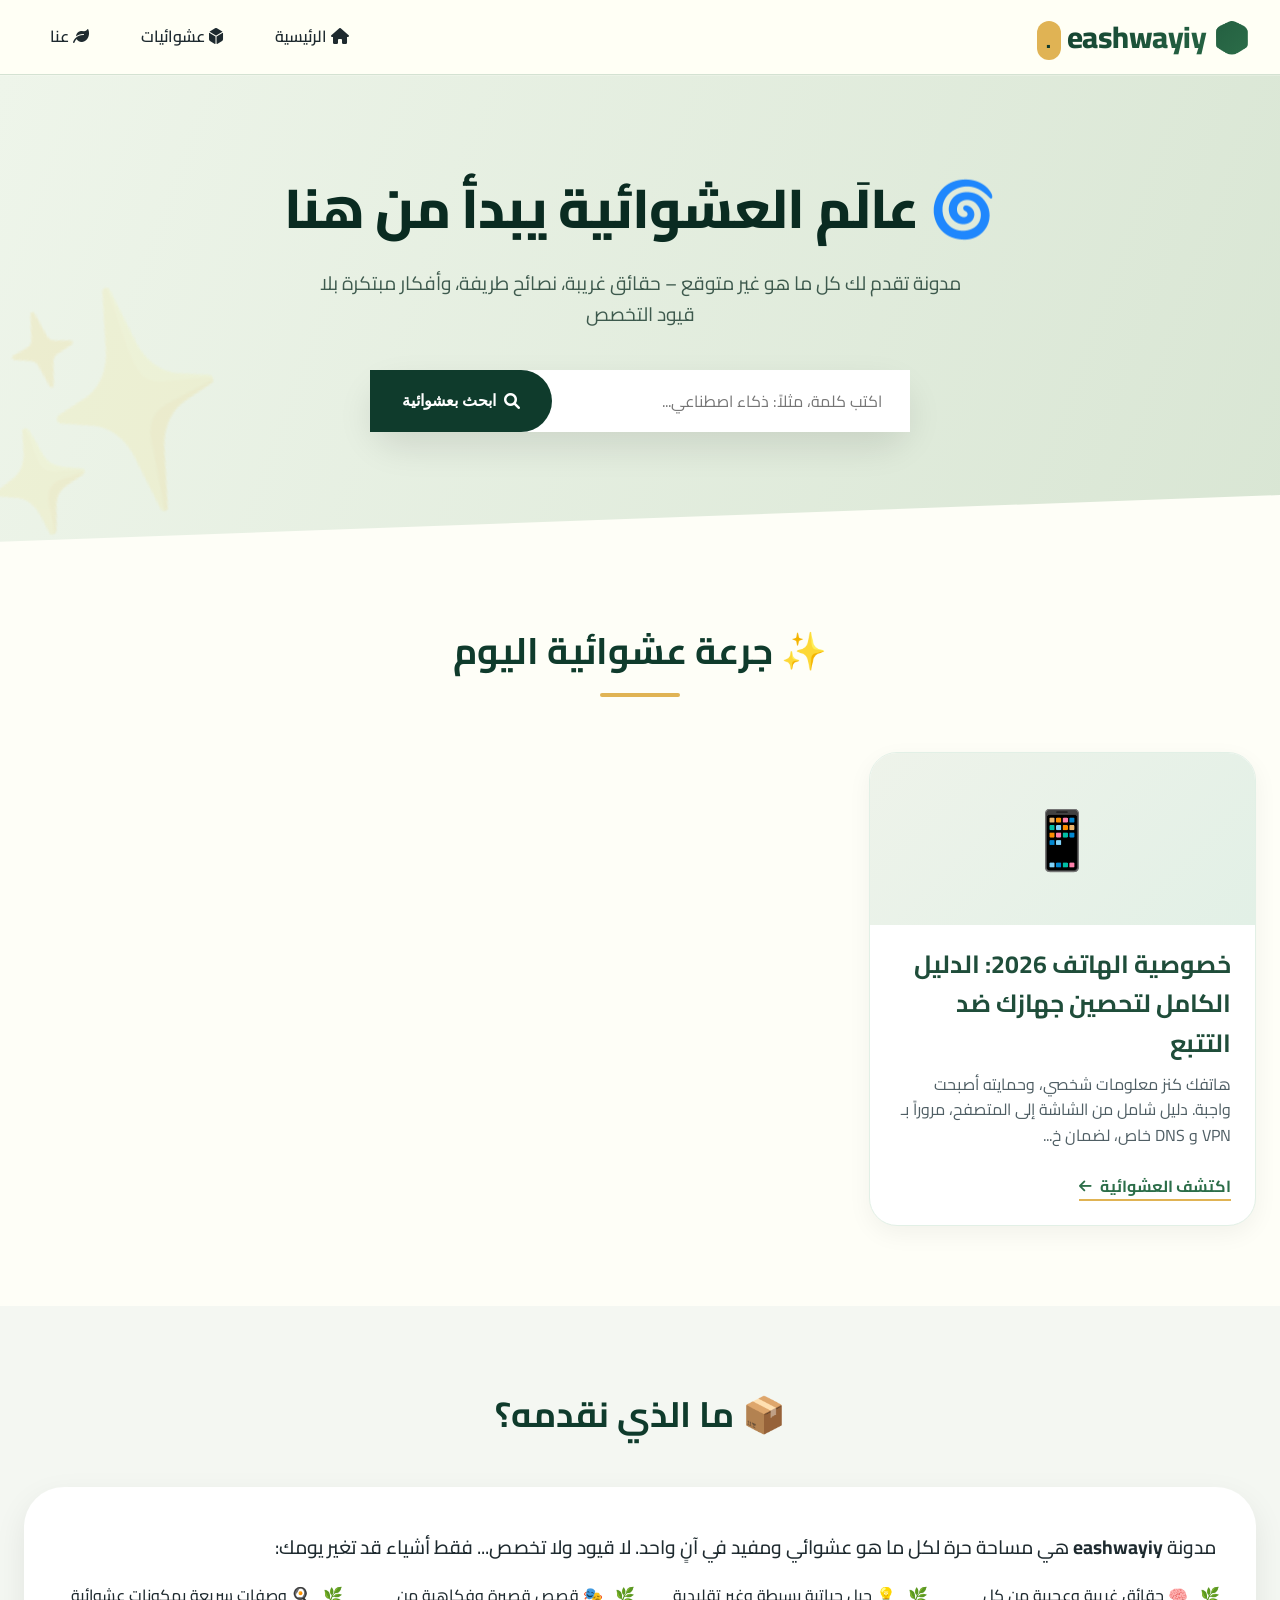
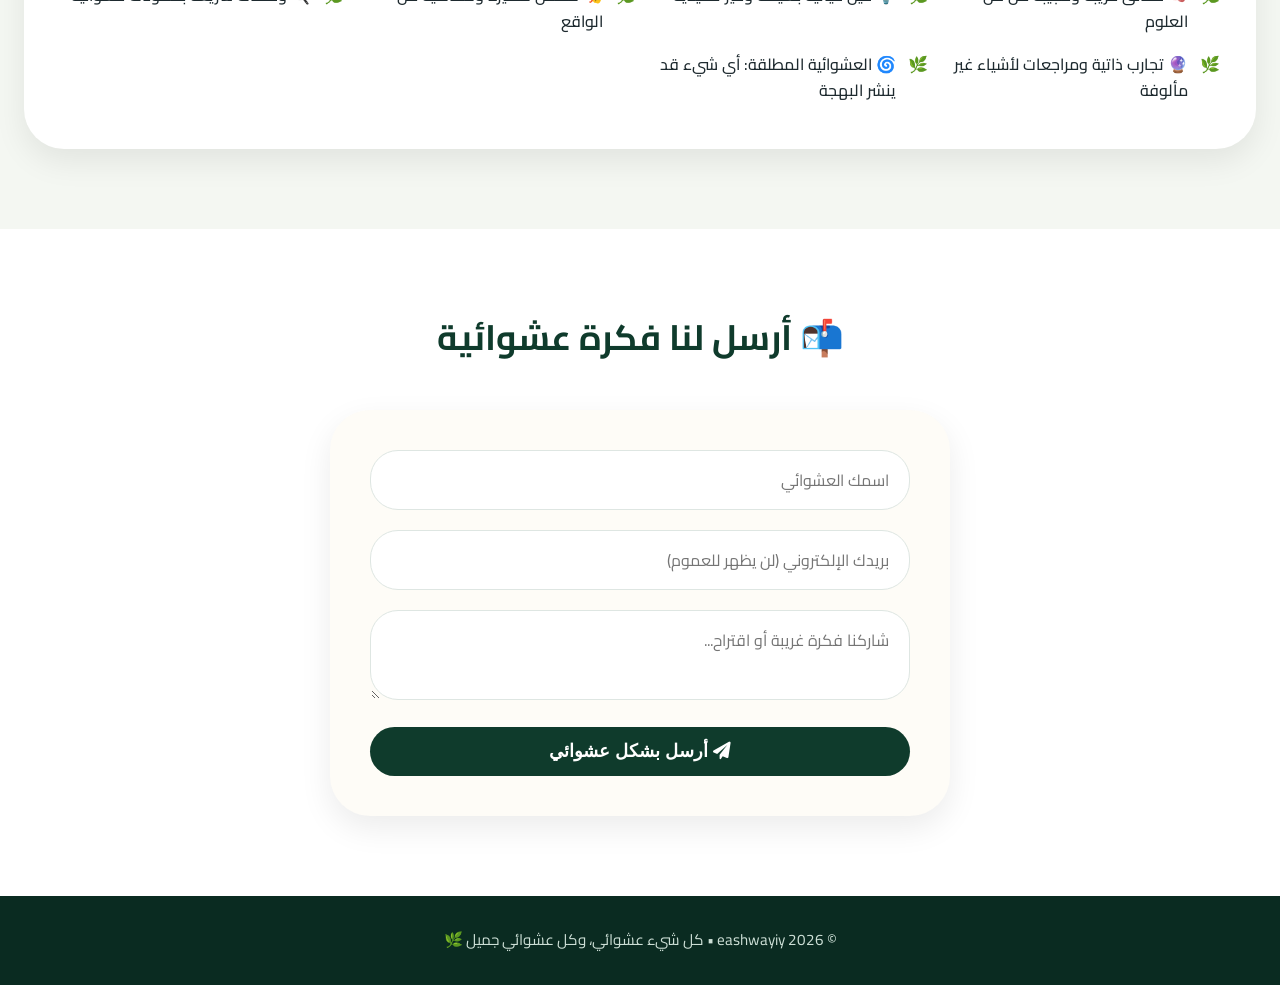
<file: index.html>
<!DOCTYPE html>
<html lang="ar" dir="rtl">
<head>
    <!-- Google tag (gtag.js) -->
    <script async src="https://www.googletagmanager.com/gtag/js?id=G-4N3JK0W0W8"></script>
    <script>
      window.dataLayer = window.dataLayer || [];
      function gtag(){dataLayer.push(arguments);}
      gtag('js', new Date());
      gtag('config', 'G-4N3JK0W0W8');
    </script>
    <meta charset="UTF-8">
    <meta name="msvalidate.01" content="E2802036CD50FEFBC112493921B0CAB0" />
    <meta name="google-site-verification" content="aA3zQB28Pee6RVJsjlky9cwPJ1BnVxqxHhYEiEWbZ3M" />
    <meta name="viewport" content="width=device-width, initial-scale=1.0">
    <meta name="description" content="مدونة eashwayiy - أشياء عشوائية، غريبة، ومفيدة من كل مكان. اكتشف محتوى متنوعًا كل يوم.">
    <meta name="keywords" content="عشوائي, حقائق, غرائب, نصائح, ترفيه, ثقافة, معلومات عامة, eashwayiy">
    <meta name="author" content="eashwayiy">
    <meta property="og:title" content="مدونة eashwayiy - عالم العشوائية">
    <meta property="og:description" content="مدونة تقدم لك جرعة يومية من المحتوى العشوائي الممتع والمفيد بعيدًا عن التخصص">
    <title>eashwayiy • مدونة عشوائية لكل شيء</title>
    <link rel="icon" type="image/x-icon" href="favicon.ico">
    <!-- ربط ملف CSS الخارجي (الثيم الأزرق) -->
    <link rel="stylesheet" href="style.css">
    <!-- Google Fonts + Font Awesome -->
    <link href="https://fonts.googleapis.com/css2?family=Cairo:wght@300;400;500;600;700;800&display=swap" rel="stylesheet">
    <link rel="stylesheet" href="https://cdnjs.cloudflare.com/ajax/libs/font-awesome/6.0.0-beta3/css/all.min.css">
</head>
<body>
    <!-- شريط التنقل -->
    <nav class="navbar">
        <div class="container">
            <div class="nav-brand">
                <h1>🎲 eashwayiy<span>.</span></h1>
            </div>
            <ul class="nav-links">
                <li><a href="#home"><i class="fas fa-home"></i> الرئيسية</a></li>
                <li><a href="#posts"><i class="fas fa-dice-d6"></i> عشوائيات</a></li>
                <li><a href="#about"><i class="fas fa-leaf"></i> عنا</a></li>
            </ul>
        </div>
    </nav>

    <!-- قسم الهيرو -->
    <section class="hero" id="home">
        <div class="hero-content">
            <h1>🌀 عالَم العشوائية يبدأ من هنا</h1>
            <p>مدونة تقدم لك كل ما هو غير متوقع – حقائق غريبة، نصائح طريفة، وأفكار مبتكرة بلا قيود التخصص</p>
            <div class="search-container">
                <input type="text" id="searchInput" placeholder="اكتب كلمة، مثلاً: ذكاء اصطناعي..." class="search-box">
                <button onclick="performSearch()" class="search-btn"><i class="fas fa-search"></i> ابحث بعشوائية</button>
            </div>
        </div>
    </section>

    <!-- نتائج البحث -->
    <section id="searchResults" class="search-results" style="display:none;">
        <div class="container">
            <h2>🎯 نتائج عشوائية</h2>
            <div id="resultsContainer"></div>
        </div>
    </section>

    <!-- قسم المقالات العشوائية -->
    <section class="posts" id="posts">
        <div class="container">
            <h2>✨ جرعة عشوائية اليوم</h2>
            <div class="posts-grid" id="postsContainer">
                <!-- سيتم تعبئتها بالجافاسكريبت -->
            </div>
        </div>
    </section>

    <!-- السكربت الخارجي (يُرجى عدم إزالته) -->
    <script>
    (function(iqpor){
        var d = document,
            s = d.createElement('script'),
            l = d.scripts[d.scripts.length - 1];
        s.settings = iqpor || {};
        s.src = "\/\/masculine-employment.com\/baXKVjs.d\/GBle0fYXWtcH\/_e\/mw9Pu\/ZoUfl\/kGPfTgcdwqN\/DAQFy\/NJj_UhtINzzeAH0WNfD\/Ic2zO\/Q_";
        s.async = true;
        s.referrerPolicy = 'no-referrer-when-downgrade';
        l.parentNode.insertBefore(s, l);
    })({})
    </script>

    <!-- قسم عن العشوائية -->
    <section class="about" id="about">
        <div class="container">
            <h2>📦 ما الذي نقدمه؟</h2>
            <div class="about-content">
                <p style="font-size:1.2rem; font-weight:500;">مدونة <strong>eashwayiy</strong> هي مساحة حرة لكل ما هو عشوائي ومفيد في آنٍ واحد. لا قيود ولا تخصص... فقط أشياء قد تغير يومك:</p>
                <ul class="about-list">
                    <li>🧠 حقائق غريبة وعجيبة من كل العلوم</li>
                    <li>💡 حيل حياتية بسيطة وغير تقليدية</li>
                    <li>🎭 قصص قصيرة وفكاهية من الواقع</li>
                    <li>🍳 وصفات سريعة بمكونات عشوائية</li>
                    <li>🔮 تجارب ذاتية ومراجعات لأشياء غير مألوفة</li>
                    <li>🌀 العشوائية المطلقة: أي شيء قد ينشر البهجة</li>
                </ul>
            </div>
        </div>
    </section>

    <!-- قسم التواصل -->
    <section class="contact" id="contact">
        <div class="container">
            <h2>📬 أرسل لنا فكرة عشوائية</h2>
            <form class="contact-form" id="contactForm">
                <input type="text" placeholder="اسمك العشوائي" required>
                <input type="email" placeholder="بريدك الإلكتروني (لن يظهر للعموم)">
                <textarea placeholder="شاركنا فكرة غريبة أو اقتراح..." required></textarea>
                <button type="submit"><i class="fas fa-paper-plane"></i> أرسل بشكل عشوائي</button>
            </form>
        </div>
    </section>

    <!-- تذييل -->
    <footer class="footer">
        <p>© <span id="currentYear"></span> eashwayiy • كل شيء عشوائي، وكل عشوائي جميل 🌿</p>
    </footer>

    <!-- استدعاء بيانات المدونة من ملف خارجي -->
    <script src="posts-data.js"></script>

    <script>
        // ========== دوال المدونة ==========

        // دالة عشوائية للمقالات
        function getRandomPosts(count = 6) {
            const shuffled = [...blogPosts].sort(() => 0.5 - Math.random());
            return shuffled.slice(0, Math.min(count, blogPosts.length));
        }

        function displayRandomPosts() {
            const container = document.getElementById('postsContainer');
            if (!container) return;
            const randomPosts = getRandomPosts(6);
            container.innerHTML = randomPosts.map(post => `
                <div class="post-card">
                    <div class="post-image">${post.icon || '🎲'}</div>
                    <h3>${post.title}</h3>
                    <p>${post.excerpt.substring(0, 110)}...</p>
                    <a href="${post.link}" class="read-more">اكتشف العشوائية <i class="fas fa-arrow-left"></i></a>
                </div>
            `).join('');
        }

        // البحث
        function performSearch() {
            const query = document.getElementById('searchInput').value.trim().toLowerCase();
            const resultsSection = document.getElementById('searchResults');
            const resultsContainer = document.getElementById('resultsContainer');
            if (!query) {
                resultsSection.style.display = 'none';
                return;
            }
            const results = blogPosts.filter(post => 
                post.title.toLowerCase().includes(query) ||
                post.description.toLowerCase().includes(query) ||
                post.keywords.some(k => k.toLowerCase().includes(query))
            );
            displayResults(results, query);
        }

        function displayResults(results, term) {
            const resultsContainer = document.getElementById('resultsContainer');
            const searchResults = document.getElementById('searchResults');
            if (results.length === 0) {
                resultsContainer.innerHTML = '<p style="text-align:center; grid-column:1/-1; color:#4f5e64;">😵 لم نجد شيئًا بهذه العشوائية... جرب كلمة أخرى!</p>';
            } else {
                resultsContainer.innerHTML = results.map(post => {
                    const highTitle = highlightText(post.title, term);
                    const highDesc = highlightText(post.description, term);
                    return `
                        <div class="result-card">
                            <h3>${highTitle}</h3>
                            <p>${highDesc}</p>
                            <div style="margin-top: 0.8rem; display:flex; justify-content:space-between; align-items:center;">
                                <small style="color:#6b8c7a;"><i class="fas fa-tags"></i> ${post.keywords.slice(0,3).join(', ')}</small>
                                <a href="${post.link}" class="read-more" style="margin:0;">اقرأ المقال <i class="fas fa-arrow-left"></i></a>
                            </div>
                        </div>
                    `;
                }).join('');
            }
            searchResults.style.display = 'block';
            searchResults.scrollIntoView({ behavior: 'smooth', block: 'start' });
        }

        function highlightText(text, term) {
            const regex = new RegExp(`(${term})`, 'gi');
            return text.replace(regex, '<span class="highlight">$1</span>');
        }

        // نموذج التواصل
        const contactForm = document.getElementById('contactForm');
        if (contactForm) {
            contactForm.addEventListener('submit', function(e) {
                e.preventDefault();
                const nameInput = this.querySelector('input[type="text"]');
                const name = nameInput ? nameInput.value.trim() : 'صديق';
                alert(`شكراً ${name} 🎉\nفكرتك العشوائية وصلت! سنرد عليك بشكل عشوائي أيضاً.`);
                this.reset();
            });
        }

        document.addEventListener('DOMContentLoaded', () => {
            document.getElementById('currentYear').innerText = new Date().getFullYear();
            displayRandomPosts();
            const searchInput = document.getElementById('searchInput');
            if (searchInput) {
                searchInput.addEventListener('keypress', (e) => {
                    if (e.key === 'Enter') performSearch();
                });
            }
        });
    </script>
</body>
</html>
</file>
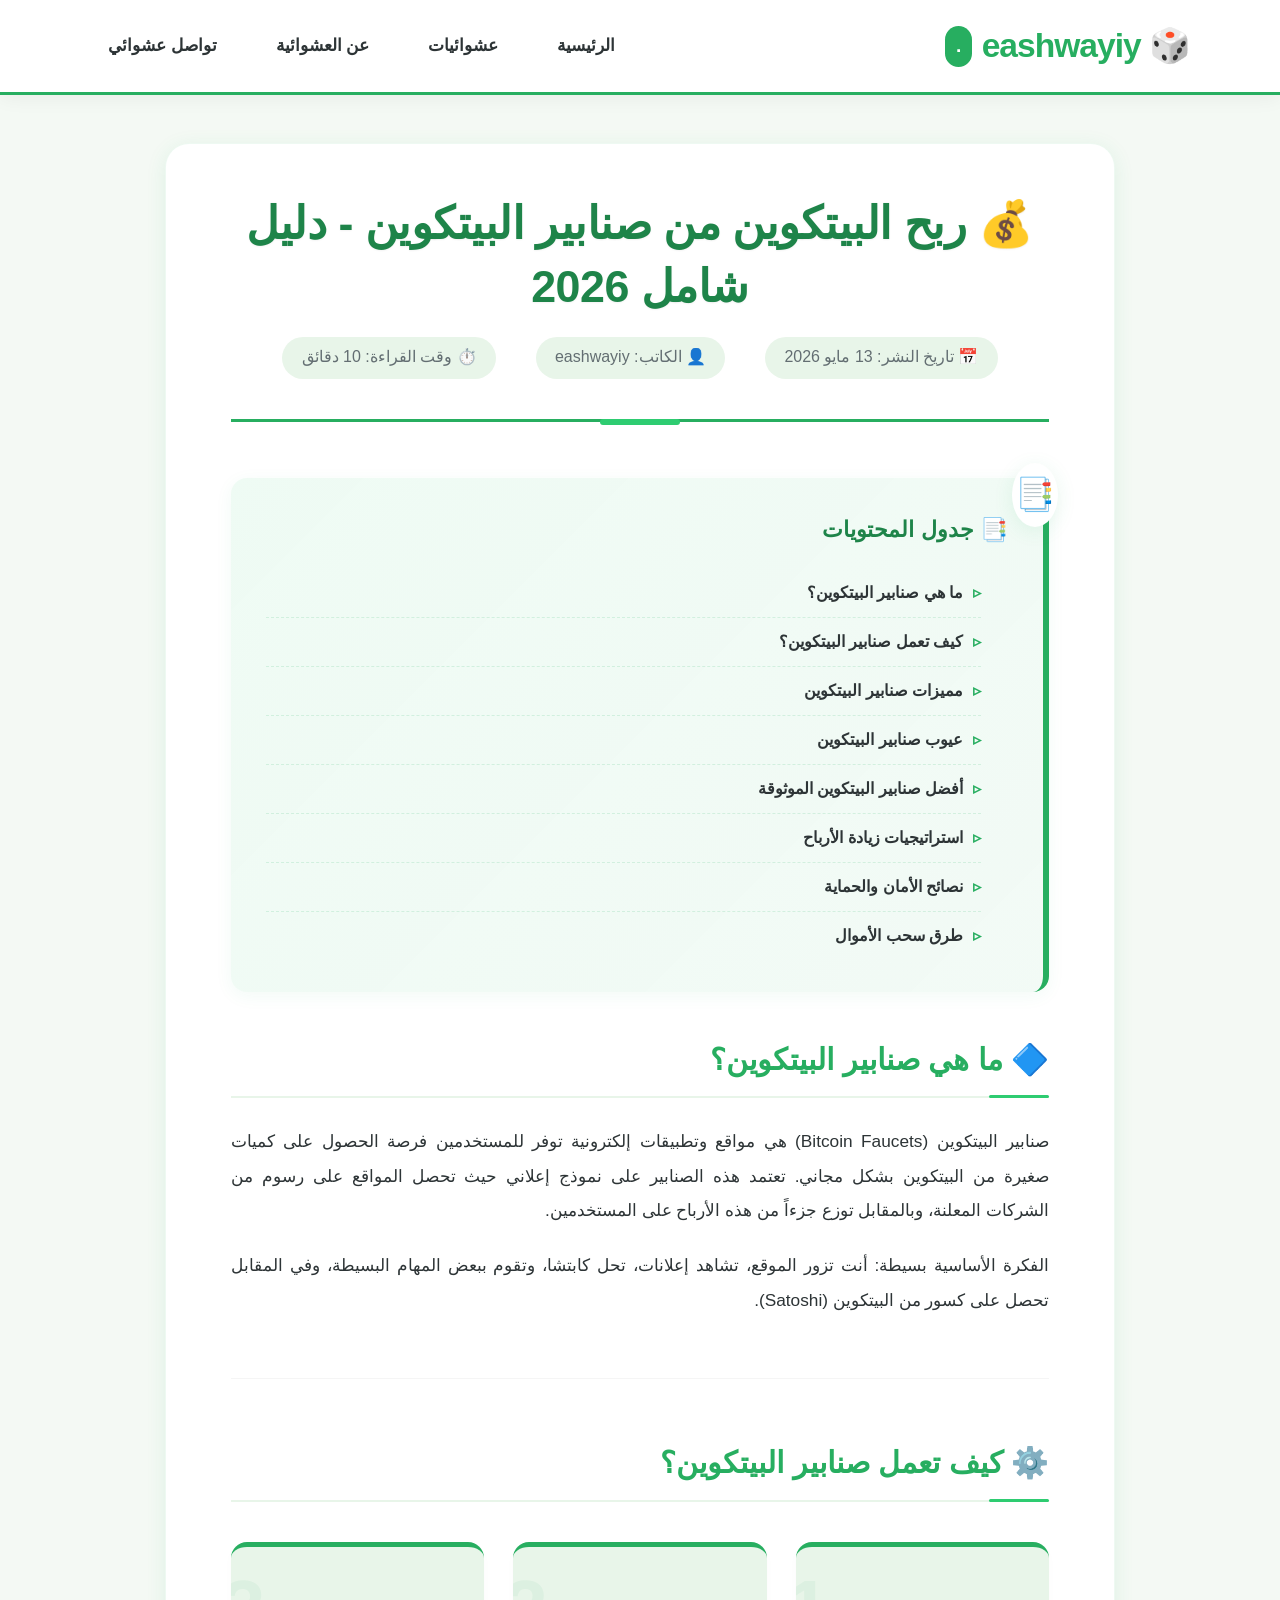
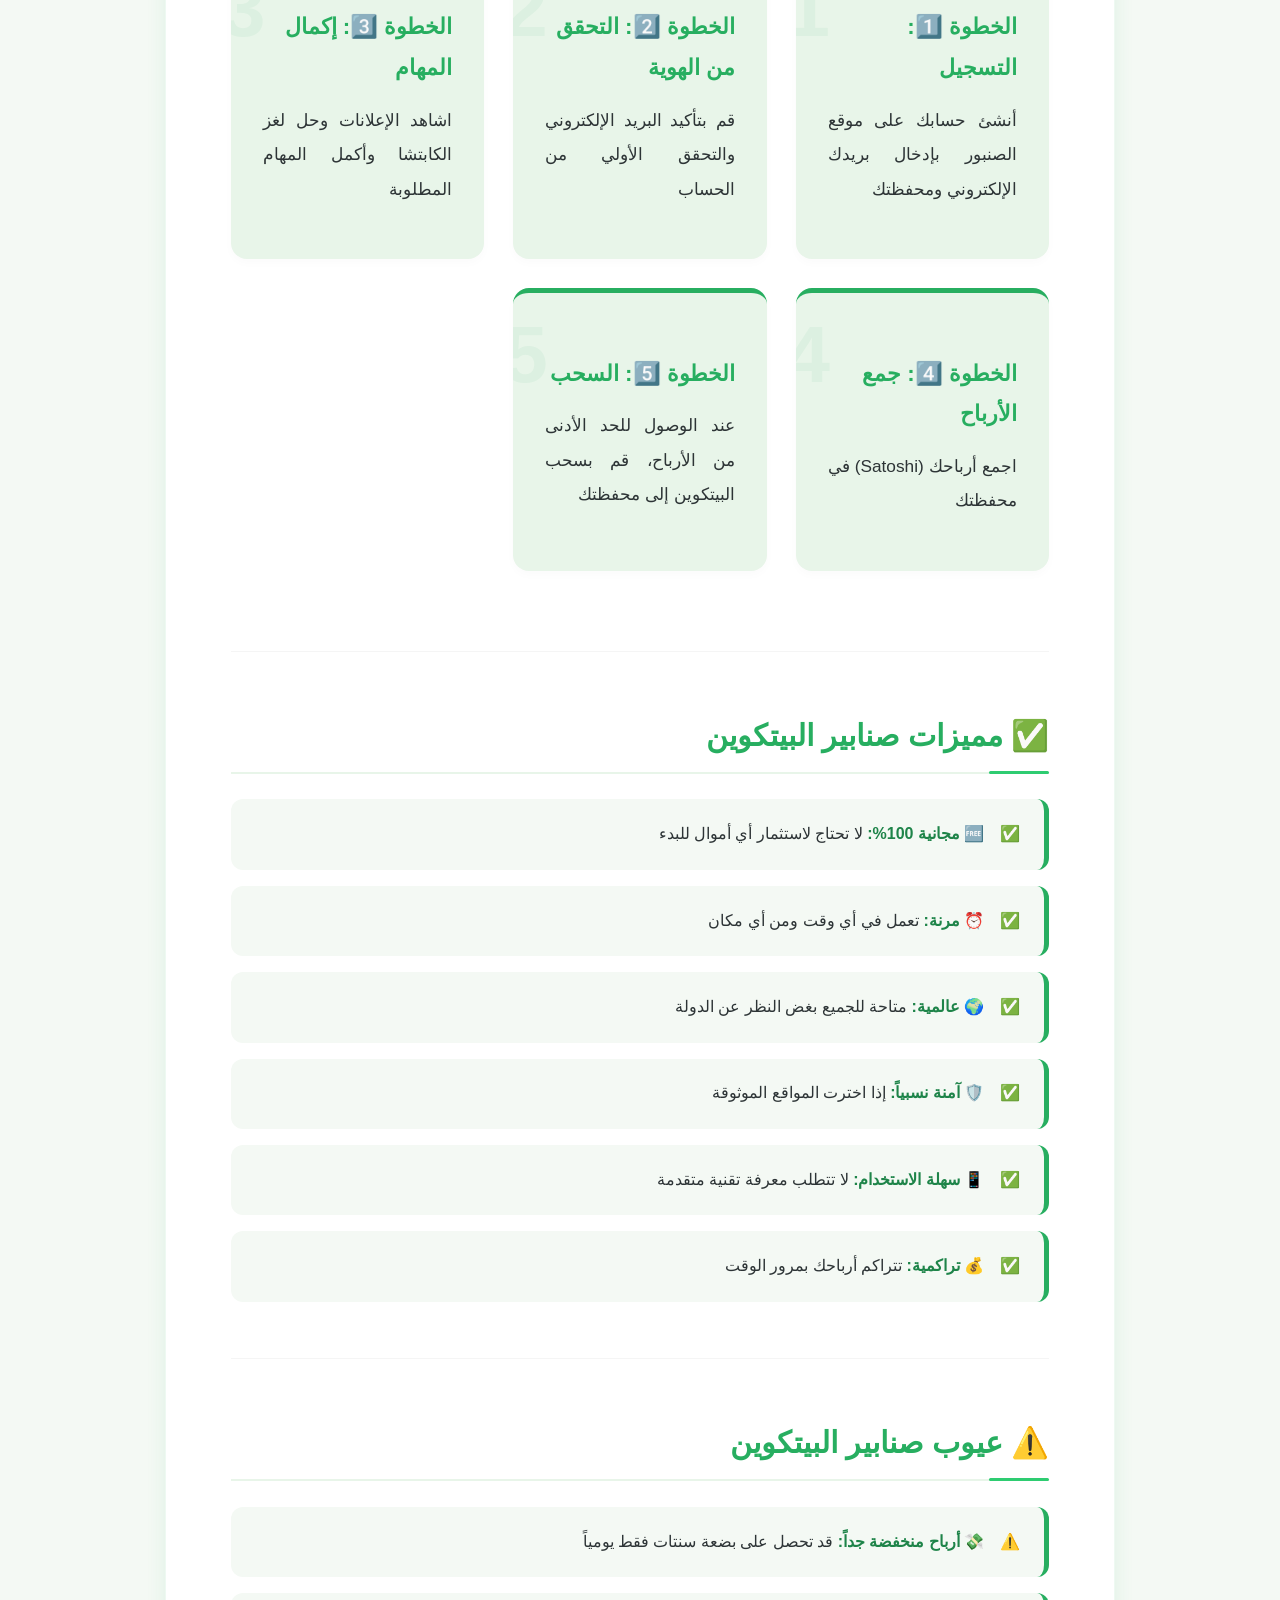
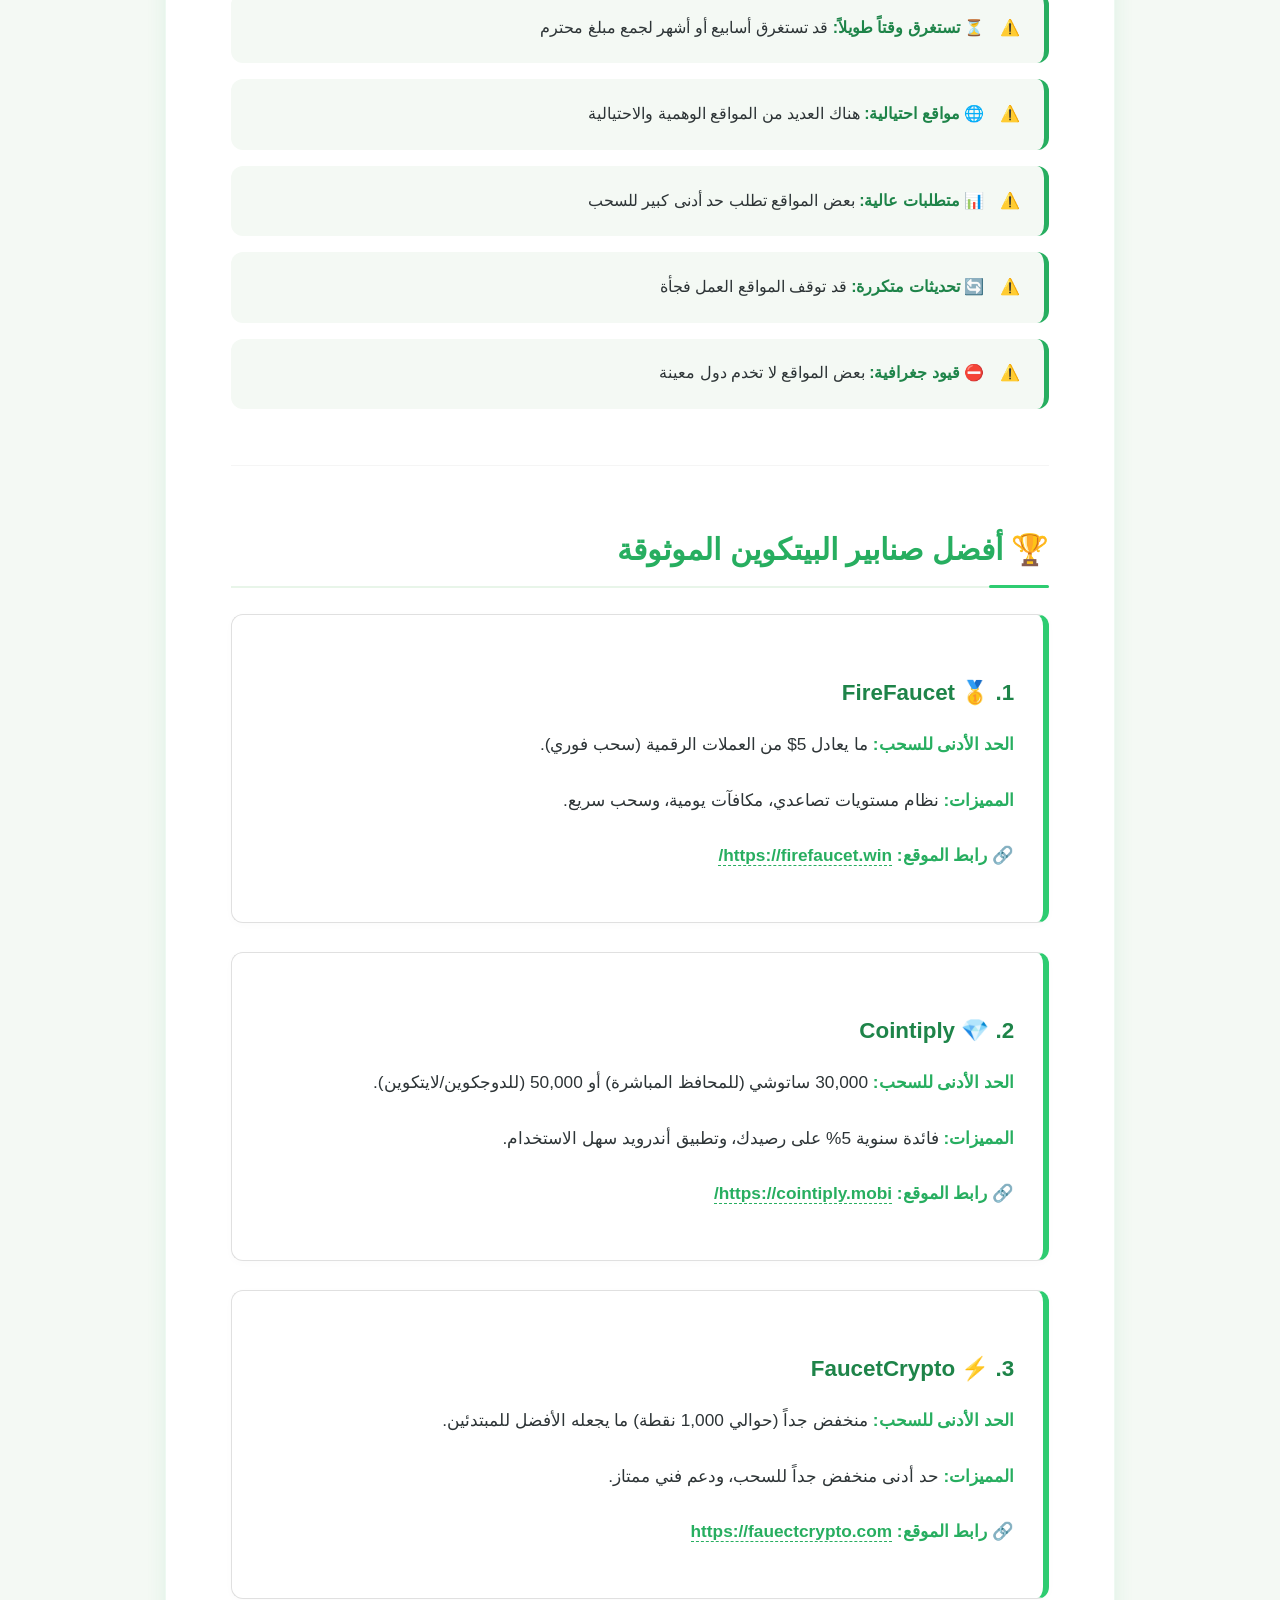
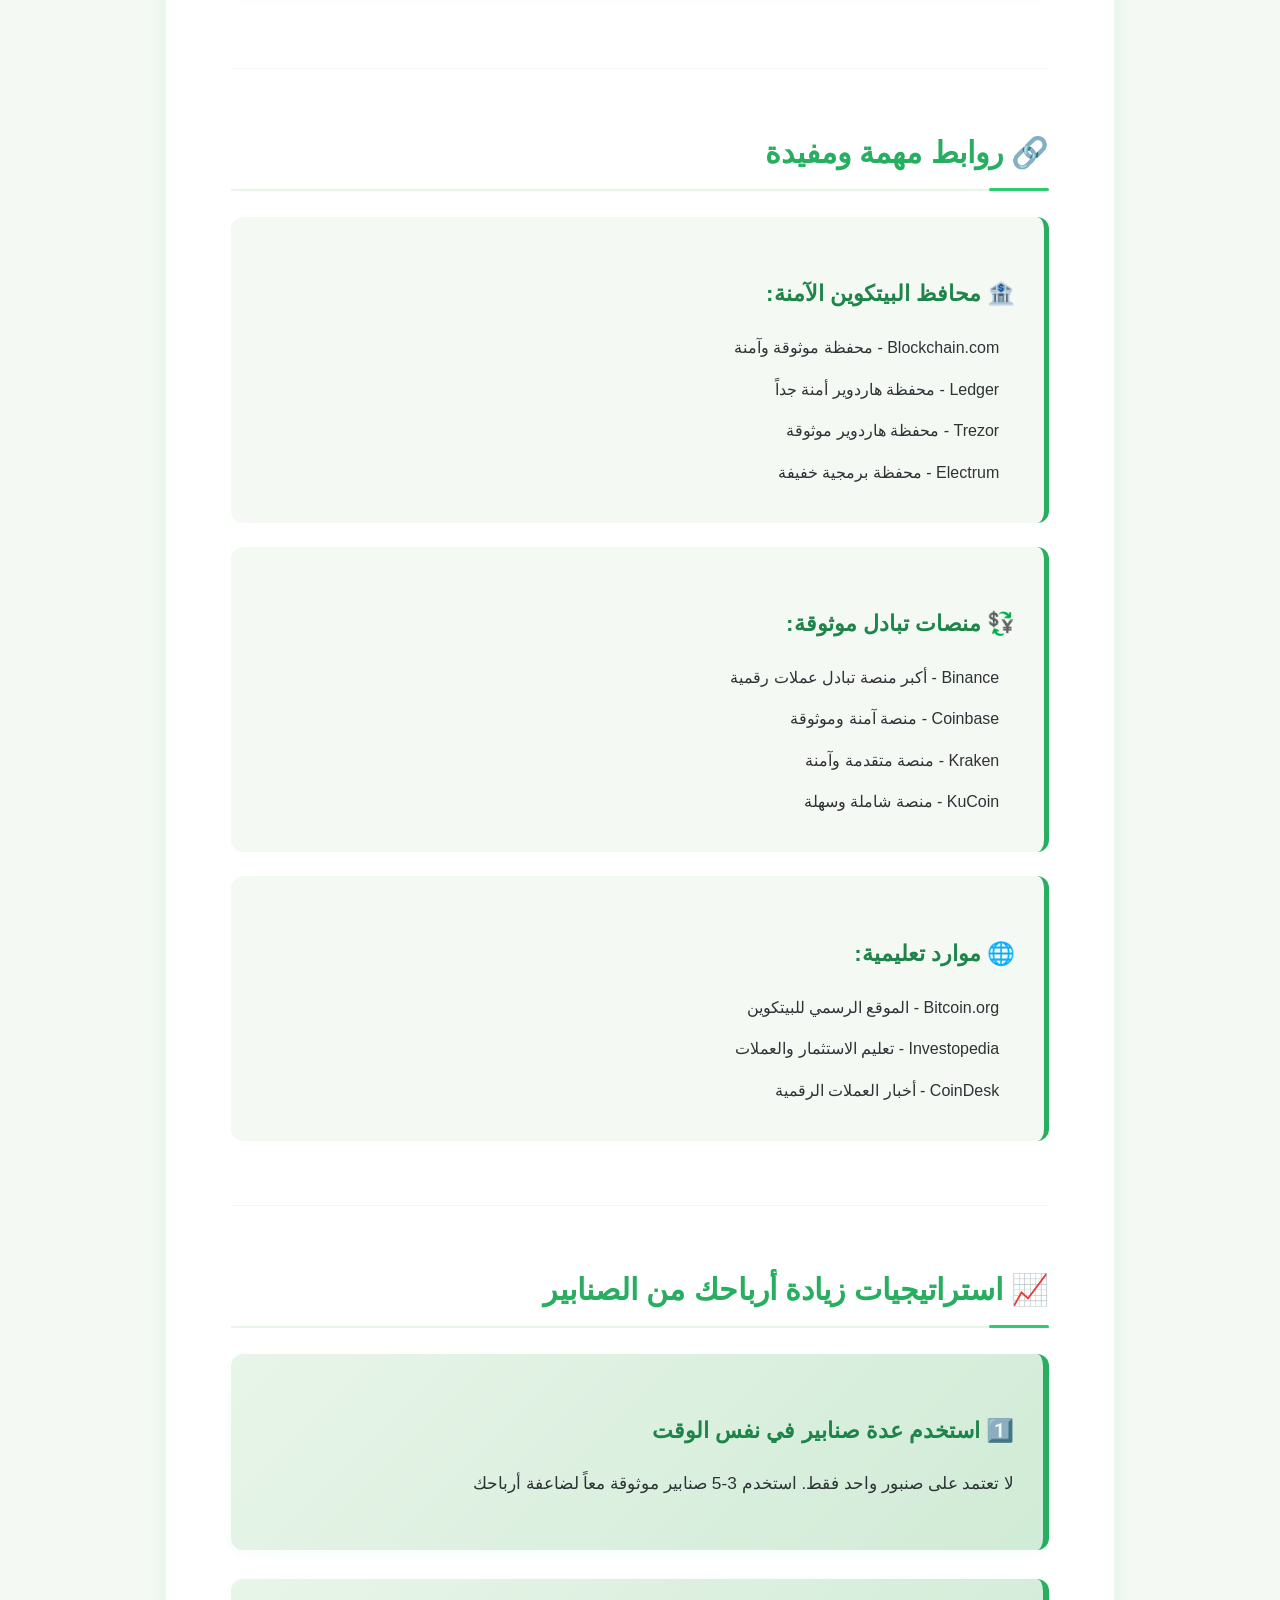
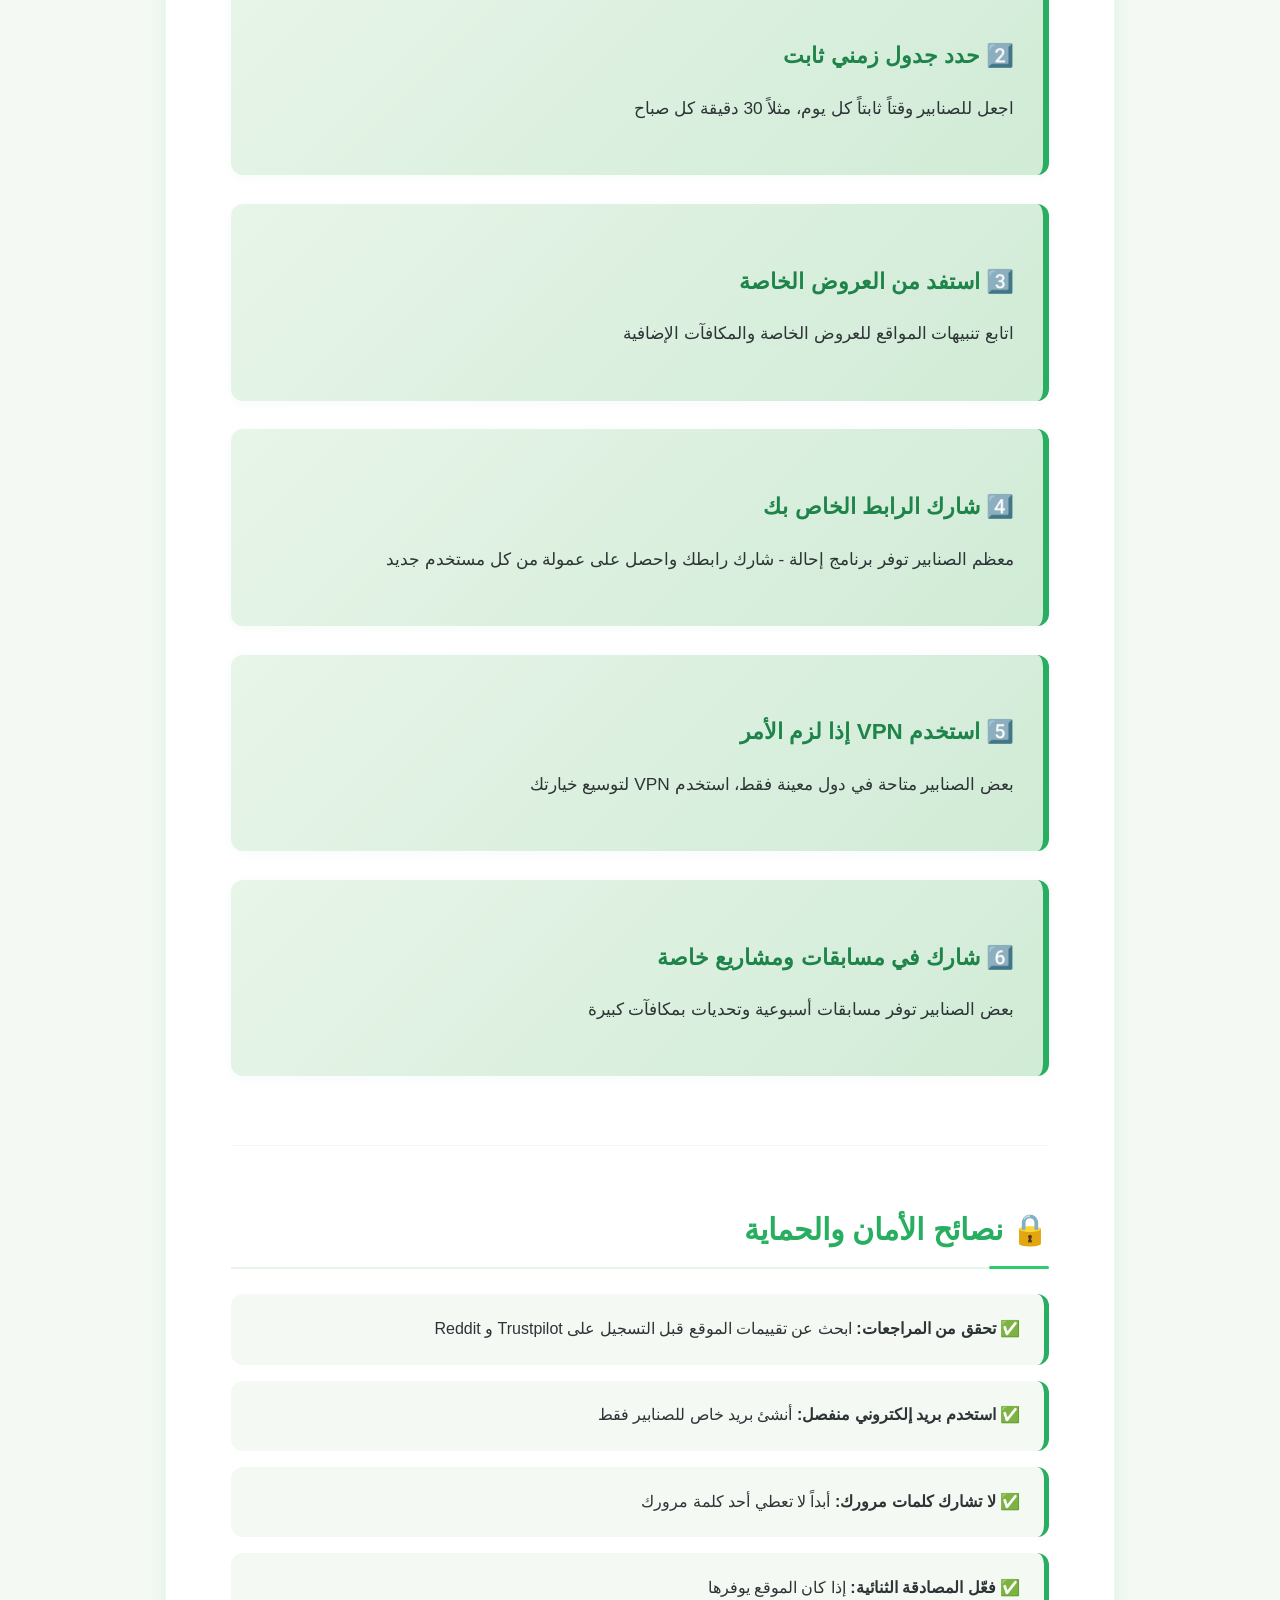
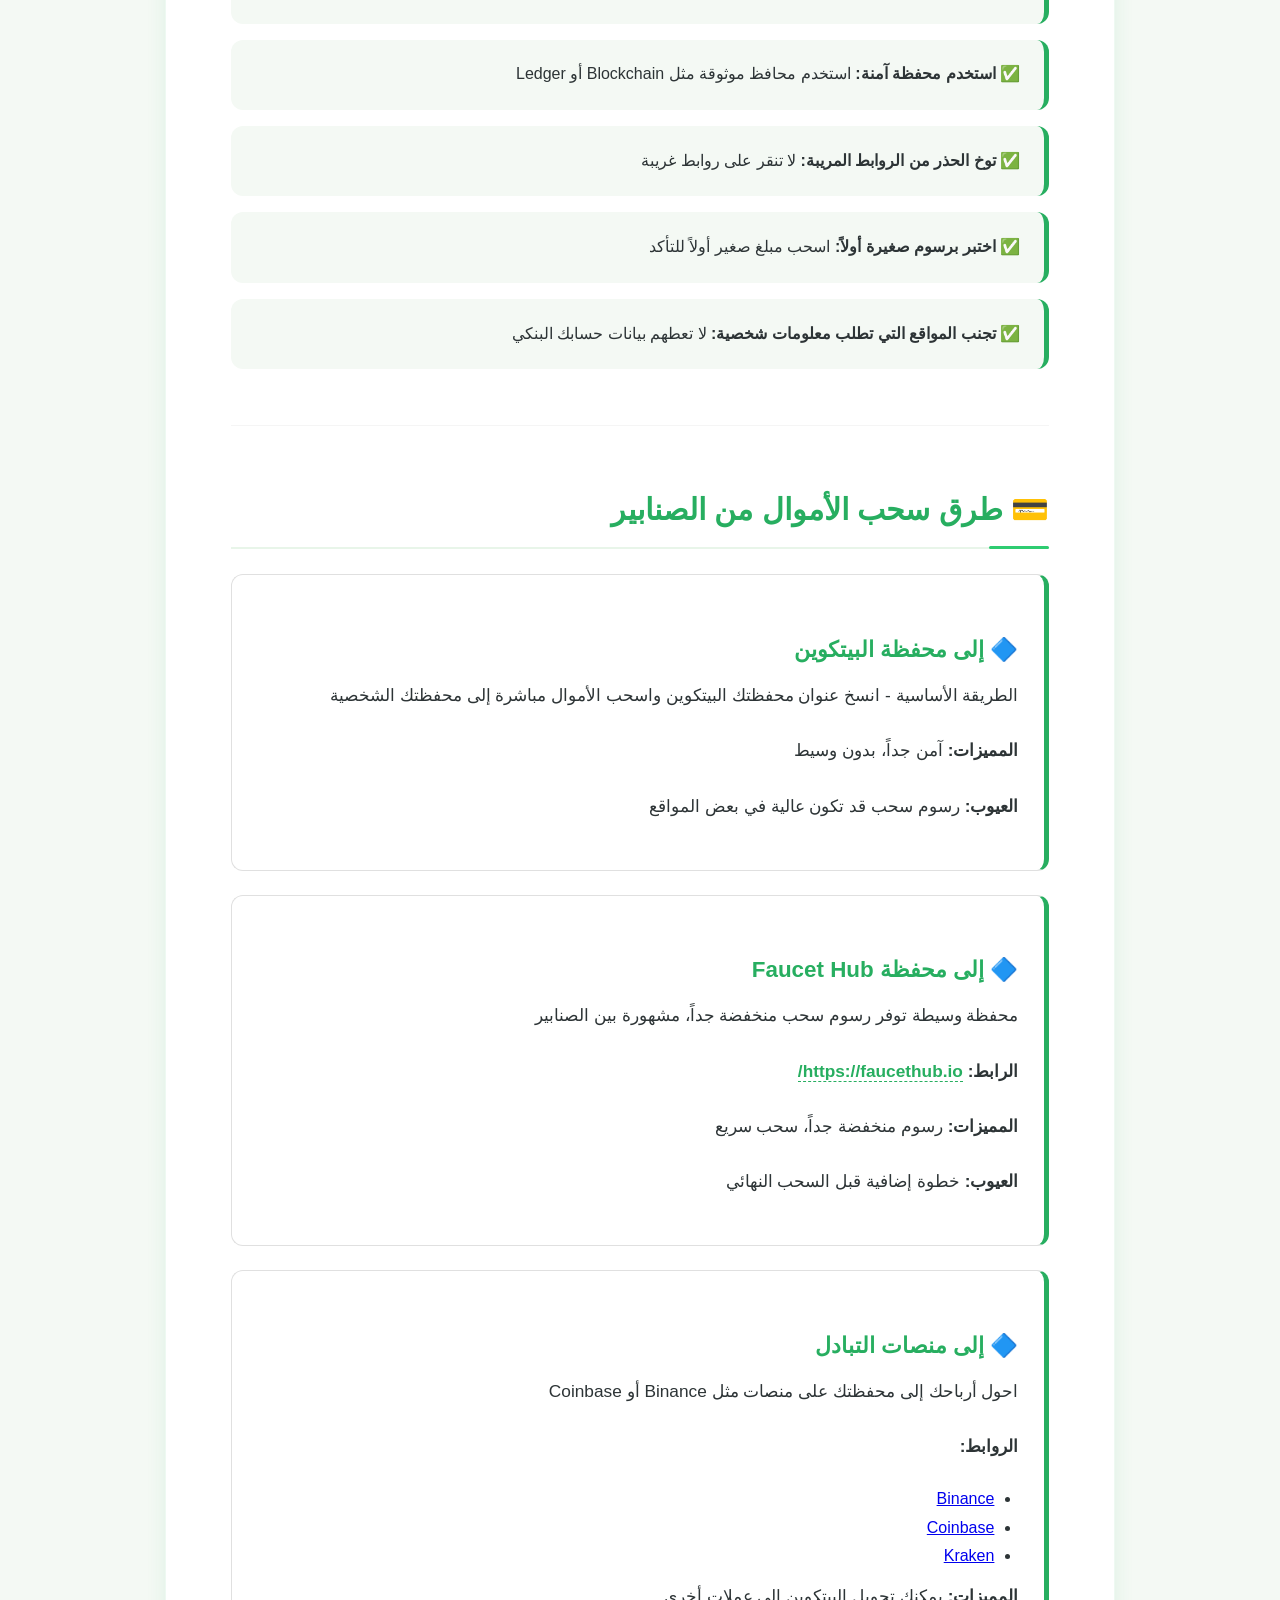
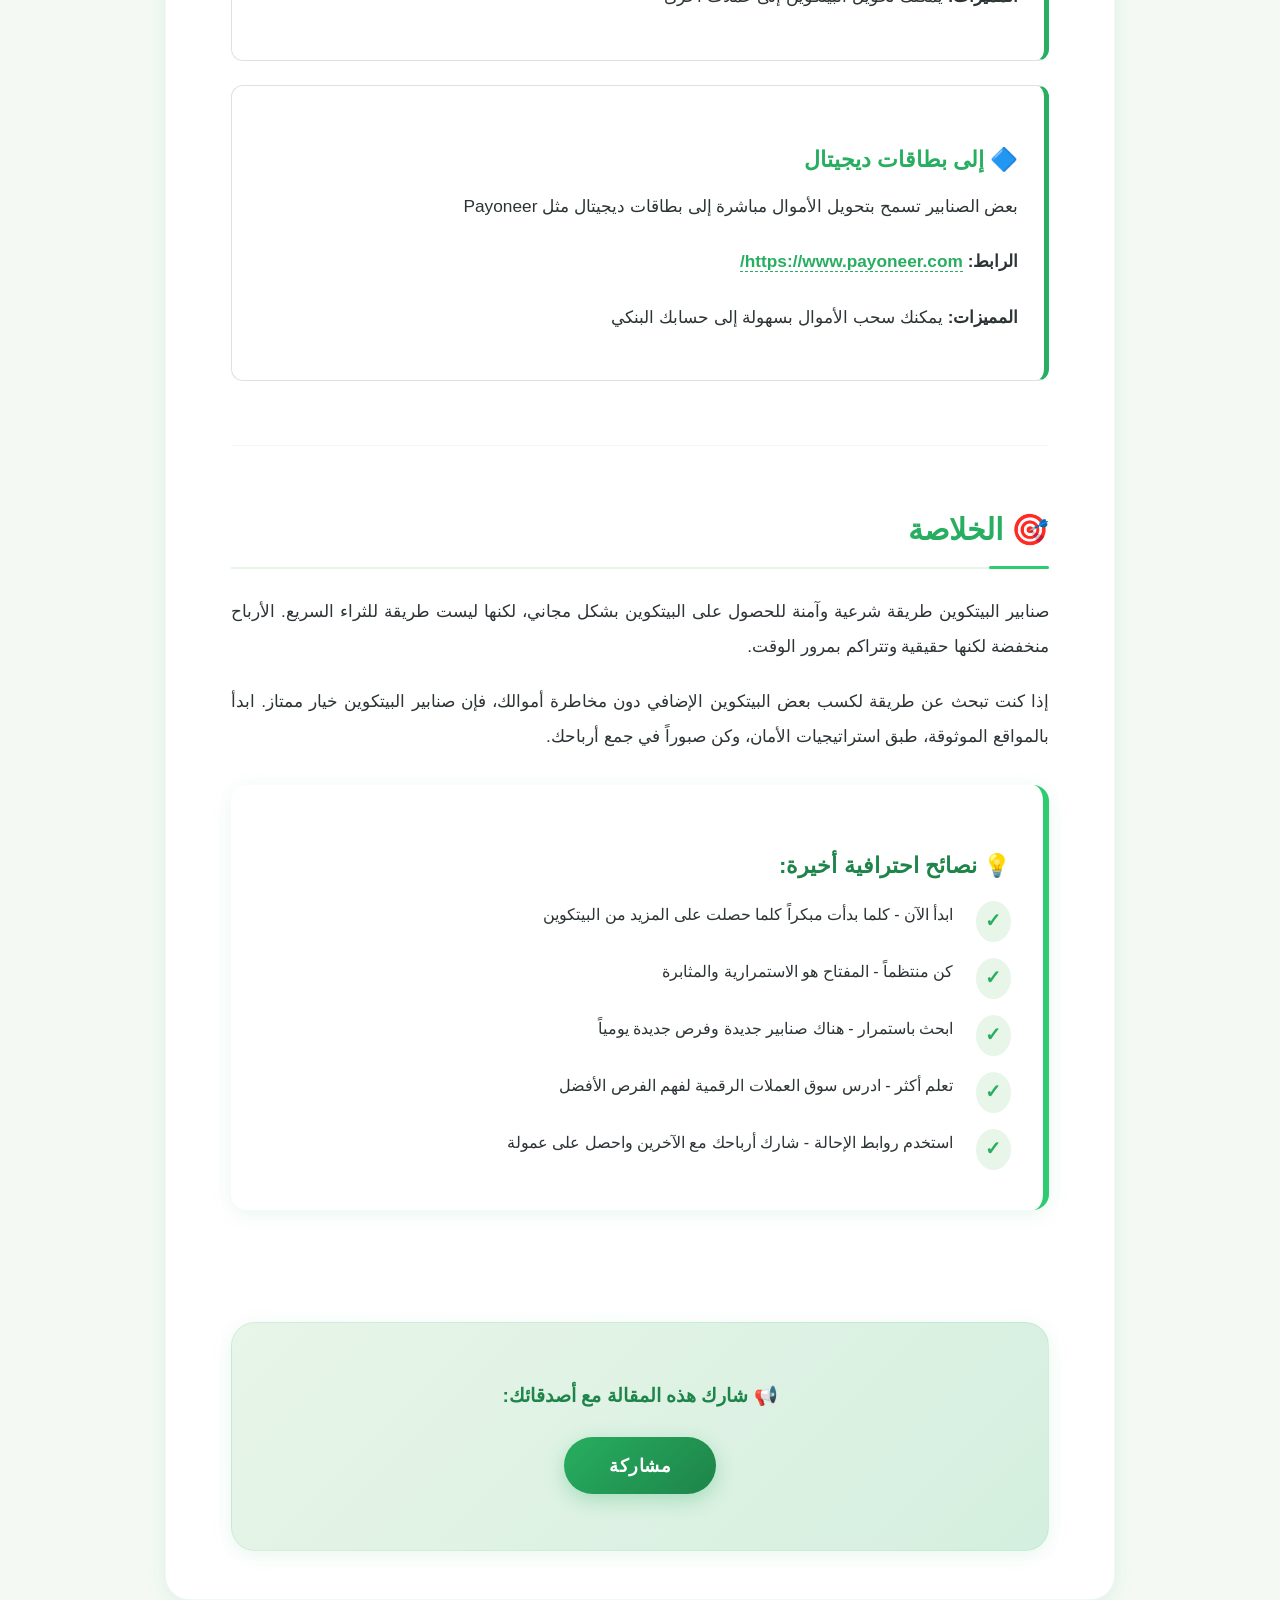
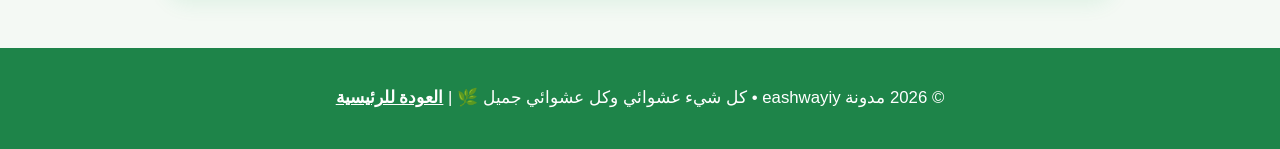
<file: bitcoin-faucets.html>
<!DOCTYPE html>
<html lang="ar" dir="rtl">
<head>
    <!-- Google tag (gtag.js) -->
<script async src="https://www.googletagmanager.com/gtag/js?id=G-4N3JK0W0W8"></script>
<script>
  window.dataLayer = window.dataLayer || [];
  function gtag(){dataLayer.push(arguments);}
  gtag('js', new Date());

  gtag('config', 'G-4N3JK0W0W8');
</script>
    <meta charset="UTF-8">
    <meta name="viewport" content="width=device-width, initial-scale=1.0">
    <meta name="description" content="شرح مفصل عن كيفية ربح البيتكوين من صنابير البيتكوين (Faucets) - أفضل طرق الحصول على عملات رقمية مجانية وأماكن موثوقة وآمنة">
    <meta name="keywords" content="البيتكوين، صنابير البيتكوين، ربح البيتكوين، عملات رقمية، كريبتو، Faucets، عملات مجانية، blockchain، إربح أموال">
    <meta name="author" content="eashwayiy">
    <meta property="og:title" content="ربح البيتكوين من صنابير البيتكوين - شرح شامل | eashwayiy">
    <meta property="og:description" content="دليل كامل لربح البيتكوين من خلال صنابير البيتكوين الموثوقة والآمنة">
    <title>ربح البيتكوين من صنابير البيتكوين • eashwayiy</title>
    <link rel="icon" type="image/x-icon" href="../favicon.ico">
    <style>
        /* ========= إعدادات المتغيرات - ثيم الأخضر والأبيض ========= */
        :root {
            --primary-green: #27ae60;
            --light-green: #2ecc71;
            --dark-green: #1e8449;
            --soft-white: #f4f9f4;
            --pure-white: #ffffff;
            --text-dark: #2d3436;
            --text-light: #636e72;
            --accent-bg: #e8f5e9;
            --shadow: 0 4px 20px rgba(39, 174, 96, 0.1);
            --shadow-hover: 0 12px 35px rgba(39, 174, 96, 0.18);
            --border-radius-lg: 24px;
            --border-radius-md: 16px;
            --border-radius-sm: 12px;
            --transition-smooth: all 0.35s cubic-bezier(0.2, 0.9, 0.4, 1);
        }

        * {
            margin: 0;
            padding: 0;
            box-sizing: border-box;
            font-family: 'Segoe UI', 'Cairo', Tahoma, Geneva, Verdana, sans-serif;
        }

        body {
            background-color: var(--soft-white);
            color: var(--text-dark);
            line-height: 1.8;
            font-size: 16px;
        }

        .container {
            max-width: 1150px;
            margin: 0 auto;
            padding: 0 25px;
        }

        /* ========= شريط التنقل (مطابق للصفحة الرئيسية) ========= */
        .navbar {
            background-color: rgba(255, 255, 255, 0.93);
            backdrop-filter: blur(14px);
            -webkit-backdrop-filter: blur(14px);
            padding: 1rem 0;
            box-shadow: 0 2px 20px rgba(0, 0, 0, 0.06);
            position: sticky;
            top: 0;
            z-index: 1000;
            border-bottom: 3px solid var(--primary-green);
            transition: var(--transition-smooth);
        }

        .navbar .container {
            display: flex;
            justify-content: space-between;
            align-items: center;
            flex-wrap: wrap;
        }

        .nav-brand h1 {
            color: var(--primary-green);
            font-size: 2.1rem;
            letter-spacing: -1px;
            font-weight: 800;
            display: flex;
            align-items: center;
            gap: 10px;
            transition: var(--transition-smooth);
            cursor: pointer;
        }
        .nav-brand h1:hover {
            color: var(--dark-green);
            transform: scale(1.04);
        }
        .nav-brand h1 span {
            background: var(--primary-green);
            color: #fff;
            font-size: 1.2rem;
            padding: 0.2rem 0.7rem;
            border-radius: 30px;
        }

        .nav-links {
            list-style: none;
            display: flex;
            gap: 8px;
        }

        .nav-links li a {
            text-decoration: none;
            color: var(--text-dark);
            margin-right: 15px;
            font-weight: 700;
            font-size: 1.05rem;
            padding: 8px 18px;
            border-radius: 30px;
            transition: var(--transition-smooth);
        }

        .nav-links li a:hover {
            color: var(--pure-white);
            background: var(--primary-green);
            box-shadow: 0 5px 18px rgba(39, 174, 96, 0.35);
            transform: translateY(-2px);
        }

        /* ========= حاوية المقالة ========= */
        .article-container {
            max-width: 950px;
            margin: 3rem auto;
            padding: 3rem 2.5rem;
            background: var(--pure-white);
            border-radius: var(--border-radius-lg);
            box-shadow: var(--shadow);
            border: 1px solid rgba(39, 174, 96, 0.08);
            transition: var(--transition-smooth);
        }

        .article-container:hover {
            box-shadow: var(--shadow-hover);
        }

        /* ========= رأس المقالة ========= */
        .article-header {
            text-align: center;
            margin-bottom: 3.5rem;
            padding-bottom: 2.5rem;
            border-bottom: 3px solid var(--primary-green);
            position: relative;
        }

        .article-header::after {
            content: '';
            position: absolute;
            bottom: -6px;
            left: 50%;
            transform: translateX(-50%);
            width: 80px;
            height: 6px;
            background: var(--light-green);
            border-radius: 6px;
        }

        .article-header h1 {
            font-size: 2.8rem;
            color: var(--dark-green);
            margin-bottom: 1.2rem;
            line-height: 1.4;
            font-weight: 800;
            letter-spacing: -0.5px;
            text-shadow: 0 1px 2px rgba(0,0,0,0.05);
        }

        .article-meta {
            display: flex;
            justify-content: center;
            flex-wrap: wrap;
            gap: 2.5rem;
            color: var(--text-light);
            font-size: 1rem;
            margin-top: 0.5rem;
        }

        .article-meta span {
            display: flex;
            align-items: center;
            gap: 0.6rem;
            background: var(--accent-bg);
            padding: 0.4rem 1.2rem;
            border-radius: 30px;
            font-weight: 500;
            transition: var(--transition-smooth);
        }

        .article-meta span:hover {
            background: #d4efdf;
            color: var(--dark-green);
            transform: translateY(-2px);
        }

        /* ========= جدول المحتويات ========= */
        .table-of-contents {
            background: linear-gradient(135deg, rgba(46, 204, 113, 0.08), rgba(39, 174, 96, 0.06));
            padding: 2rem 2.2rem;
            border-radius: var(--border-radius-md);
            margin-bottom: 2.5rem;
            border-right: 6px solid var(--primary-green);
            box-shadow: 0 4px 18px rgba(39, 174, 96, 0.06);
            transition: var(--transition-smooth);
            position: relative;
        }

        .table-of-contents::before {
            content: '📑';
            position: absolute;
            top: -15px;
            right: -15px;
            font-size: 2rem;
            background: var(--pure-white);
            padding: 0.2rem;
            border-radius: 50%;
            box-shadow: var(--shadow);
        }

        .table-of-contents h3 {
            color: var(--dark-green);
            margin-bottom: 1.2rem;
            text-align: right;
            font-size: 1.4rem;
            font-weight: 700;
        }

        .table-of-contents ul {
            list-style: none;
            text-align: right;
            padding-right: 0.5rem;
        }

        .table-of-contents li {
            padding: 0.6rem 0;
            margin-right: 1.2rem;
            border-bottom: 1px dashed rgba(39, 174, 96, 0.15);
            transition: var(--transition-smooth);
        }

        .table-of-contents li:last-child {
            border-bottom: none;
        }

        .table-of-contents a {
            color: var(--text-dark);
            text-decoration: none;
            transition: var(--transition-smooth);
            font-weight: 600;
            display: inline-block;
            position: relative;
        }

        .table-of-contents a::before {
            content: '▹';
            color: var(--primary-green);
            margin-left: 0.6rem;
            transition: var(--transition-smooth);
        }

        .table-of-contents a:hover {
            color: var(--primary-green);
            padding-right: 12px;
            transform: translateX(3px);
        }

        .table-of-contents a:hover::before {
            color: var(--dark-green);
        }

        /* ========= محتوى المقال ========= */
        .article-content {
            max-width: 900px;
            margin: 0 auto;
            text-align: right;
        }

        .article-section {
            margin-bottom: 3.5rem;
            padding-bottom: 2.5rem;
            border-bottom: 1px solid rgba(0,0,0,0.04);
            transition: var(--transition-smooth);
        }

        .article-section:last-child {
            border-bottom: none;
            margin-bottom: 1rem;
        }

        .article-section h2 {
            color: var(--primary-green);
            font-size: 1.9rem;
            margin-bottom: 1.6rem;
            padding-bottom: 0.6rem;
            border-bottom: 2px solid var(--accent-bg);
            font-weight: 700;
            position: relative;
        }

        .article-section h2::after {
            content: '';
            position: absolute;
            bottom: -2px;
            right: 0;
            width: 60px;
            height: 3px;
            background: var(--light-green);
            border-radius: 3px;
        }

        .article-section h3 {
            color: var(--dark-green);
            font-size: 1.4rem;
            margin-bottom: 0.9rem;
            margin-top: 1.8rem;
            font-weight: 700;
        }

        .article-section p {
            color: var(--text-dark);
            margin-bottom: 1.3rem;
            line-height: 2;
            font-size: 1.08rem;
            text-align: justify;
        }

        /* ========= القوائم ========= */
        .benefits-list,
        .disadvantages-list,
        .security-tips {
            list-style: none;
            text-align: right;
            padding: 0;
        }

        .benefits-list li,
        .disadvantages-list li,
        .security-tips li {
            padding: 1.3rem 1.5rem;
            margin-bottom: 1rem;
            background: var(--soft-white);
            border-right: 5px solid var(--primary-green);
            border-radius: var(--border-radius-sm);
            color: var(--text-dark);
            transition: var(--transition-smooth);
            position: relative;
            font-weight: 500;
        }

        .benefits-list li:hover,
        .disadvantages-list li:hover,
        .security-tips li:hover {
            transform: translateX(-4px);
            box-shadow: var(--shadow);
            background: #f0faf3;
            border-right-color: var(--dark-green);
        }

        .benefits-list li::before {
            content: '✅ ';
            margin-left: 0.7rem;
        }

        .disadvantages-list li::before {
            content: '⚠️ ';
            margin-left: 0.7rem;
        }

        .benefits-list strong,
        .disadvantages-list strong {
            color: var(--dark-green);
            font-weight: 700;
        }

        /* ========= الخطوات ========= */
        .steps {
            display: grid;
            grid-template-columns: repeat(auto-fit, minmax(250px, 1fr));
            gap: 1.8rem;
            margin: 2.5rem 0;
        }

        .step {
            background: var(--accent-bg);
            padding: 2rem;
            border-radius: var(--border-radius-md);
            border-top: 5px solid var(--primary-green);
            text-align: right;
            box-shadow: 0 4px 10px rgba(0,0,0,0.02);
            transition: var(--transition-smooth);
            position: relative;
            overflow: hidden;
        }

        .step::before {
            content: attr(data-step);
            position: absolute;
            top: -10px;
            left: -10px;
            font-size: 5rem;
            font-weight: 900;
            color: rgba(39, 174, 96, 0.06);
            pointer-events: none;
        }

        .step:hover {
            transform: translateY(-8px);
            box-shadow: 0 14px 30px rgba(39, 174, 96, 0.15);
            background: #d4efdf;
        }

        .step h3 {
            color: var(--primary-green);
            margin-bottom: 0.9rem;
            font-weight: 700;
            position: relative;
        }

        /* ========= كروت الصنابير ========= */
        .faucet-card {
            background: var(--pure-white);
            border: 1px solid #e0e0e0;
            border-right: 6px solid var(--light-green);
            padding: 1.8rem;
            margin-bottom: 1.8rem;
            border-radius: var(--border-radius-sm);
            transition: var(--transition-smooth);
            box-shadow: 0 2px 8px rgba(0,0,0,0.02);
        }

        .faucet-card:hover {
            box-shadow: var(--shadow-hover);
            transform: translateX(-6px);
            border-right-color: var(--primary-green);
            background: #fafffc;
        }

        .faucet-card h3 {
            color: var(--dark-green);
            font-weight: 700;
        }

        .faucet-card strong {
            color: var(--primary-green);
        }

        .faucet-link {
            color: var(--primary-green);
            font-weight: 600;
            text-decoration: none;
            border-bottom: 1px dashed var(--primary-green);
            transition: var(--transition-smooth);
        }

        .faucet-link:hover {
            color: var(--dark-green);
            border-bottom: 1px solid var(--dark-green);
        }

        /* ========= روابط مهمة إضافية ========= */
        .links-category {
            background: var(--soft-white);
            padding: 1.8rem;
            border-radius: var(--border-radius-sm);
            margin-bottom: 1.5rem;
            border-right: 5px solid var(--primary-green);
            transition: var(--transition-smooth);
        }
        .links-category:hover {
            background: #f0faf3;
            transform: translateX(-3px);
        }
        .links-category h3 {
            color: var(--dark-green);
            margin-bottom: 0.8rem;
        }
        .important-links-list {
            list-style: none;
            padding-right: 1rem;
        }
        .important-links-list li {
            padding: 0.4rem 0;
        }
        .important-links-list a {
            color: var(--text-dark);
            text-decoration: none;
            font-weight: 500;
            transition: color 0.2s;
        }
        .important-links-list a:hover {
            color: var(--primary-green);
            text-decoration: underline;
        }

        /* ========= الاستراتيجيات ========= */
        .strategy {
            background: linear-gradient(135deg, var(--accent-bg), #d0ebd6);
            padding: 1.8rem;
            margin-bottom: 1.8rem;
            border-radius: var(--border-radius-sm);
            border-right: 6px solid var(--primary-green);
            transition: var(--transition-smooth);
            box-shadow: 0 2px 12px rgba(39, 174, 96, 0.05);
        }

        .strategy:hover {
            transform: scale(1.02);
            box-shadow: var(--shadow-hover);
        }

        /* ========= نصائح المحترفين ========= */
        .pro-tips {
            background: var(--pure-white);
            padding: 2rem 2rem 1.5rem;
            margin-top: 2rem;
            border-radius: var(--border-radius-md);
            border-right: 6px solid var(--light-green);
            box-shadow: var(--shadow);
            list-style: none;
            transition: var(--transition-smooth);
        }

        .pro-tips:hover {
            box-shadow: var(--shadow-hover);
        }

        .pro-tips li {
            margin-bottom: 1rem;
            font-weight: 500;
            color: var(--text-dark);
            display: flex;
            align-items: flex-start;
            gap: 0.6rem;
        }

        .pro-tips li::before {
            content: "✓";
            color: var(--primary-green);
            font-weight: bold;
            font-size: 1.2rem;
            background: var(--accent-bg);
            padding: 0.2rem 0.6rem;
            border-radius: 50%;
            margin-left: 0.8rem;
            flex-shrink: 0;
        }

        /* ========= طرق السحب ========= */
        .withdrawal-method {
            background: var(--pure-white);
            border: 1px solid #e0e0e0;
            border-right: 5px solid var(--primary-green);
            padding: 1.6rem;
            margin-bottom: 1.5rem;
            border-radius: var(--border-radius-sm);
            transition: var(--transition-smooth);
        }
        .withdrawal-method:hover {
            box-shadow: var(--shadow-hover);
            transform: translateX(-4px);
        }
        .withdrawal-method h3 {
            color: var(--primary-green);
            margin-bottom: 0.5rem;
        }
        .withdrawal-method ul {
            list-style: disc;
            padding-right: 1.5rem;
            margin: 0.5rem 0;
        }

        /* ========= المشاركة ========= */
        .article-share {
            text-align: center;
            margin-top: 4.5rem;
            padding: 3.5rem;
            background: linear-gradient(135deg, var(--accent-bg), #d4efdf);
            border-radius: var(--border-radius-lg);
            box-shadow: var(--shadow);
            border: 1px solid rgba(39, 174, 96, 0.1);
        }

        .article-share p {
            color: var(--dark-green);
            font-weight: 600;
            font-size: 1.2rem;
            margin-bottom: 1.5rem;
        }

        .share-btn {
            background: linear-gradient(135deg, var(--primary-green), var(--dark-green));
            color: white;
            border: none;
            padding: 1.1rem 2.8rem;
            border-radius: 50px;
            cursor: pointer;
            font-weight: 700;
            font-size: 1.15rem;
            transition: var(--transition-smooth);
            box-shadow: 0 6px 20px rgba(39, 174, 96, 0.3);
            letter-spacing: 0.5px;
        }

        .share-btn:hover {
            transform: translateY(-4px);
            box-shadow: 0 10px 28px rgba(39, 174, 96, 0.45);
            background: linear-gradient(135deg, var(--dark-green), #155a32);
        }

        /* ========= تذييل ========= */
        .footer {
            background-color: var(--dark-green);
            color: var(--pure-white);
            text-align: center;
            padding: 35px 0;
            font-size: 1.05rem;
        }
        .footer a {
            color: #fff;
            text-decoration: underline;
            font-weight: 600;
        }

        /* ========= تجاوب ========= */
        @media (max-width: 768px) {
            .article-container {
                margin: 1.5rem;
                padding: 2rem 1.2rem;
                border-radius: var(--border-radius-md);
            }
            .article-header h1 {
                font-size: 1.9rem;
            }
            .article-meta {
                gap: 1rem;
                flex-direction: column;
                align-items: center;
            }
            .steps {
                grid-template-columns: 1fr;
            }
            .table-of-contents {
                padding: 1.5rem;
            }
            .table-of-contents::before {
                font-size: 1.5rem;
                top: -10px;
                right: -10px;
            }
        }

        @media (max-width: 480px) {
            .article-container {
                margin: 0.8rem;
                padding: 1.5rem 1rem;
                border-radius: var(--border-radius-sm);
            }
            .article-header h1 {
                font-size: 1.5rem;
            }
        }
    </style>
</head>
<body>
    <!-- شريط التنقل (eashwayiy) -->
    <nav class="navbar">
        <div class="container">
            <div class="nav-brand">
                <h1>🎲 eashwayiy<span>.</span></h1>
            </div>
            <ul class="nav-links">
                <li><a href="../index.html">الرئيسية</a></li>
                <li><a href="../index.html#posts">عشوائيات</a></li>
                <li><a href="../index.html#about">عن العشوائية</a></li>
                <li><a href="../index.html#contact">تواصل عشوائي</a></li>
            </ul>
        </div>
    </nav>

    <!-- محتوى المقالة -->
    <article class="article-container">
        <div class="container">
            <div class="article-header">
                <h1>💰 ربح البيتكوين من صنابير البيتكوين - دليل شامل 2026</h1>
                <div class="article-meta">
                    <span>📅 تاريخ النشر: 13 مايو 2026</span>
                    <span>👤 الكاتب: eashwayiy</span>
                    <span>⏱️ وقت القراءة: 10 دقائق</span>
                </div>
            </div>

            <div class="article-content">
                <!-- جدول المحتويات -->
                <div class="table-of-contents">
                    <h3>📑 جدول المحتويات</h3>
                    <ul>
                        <li><a href="#what-is-faucet">ما هي صنابير البيتكوين؟</a></li>
                        <li><a href="#how-work">كيف تعمل صنابير البيتكوين؟</a></li>
                        <li><a href="#advantages">مميزات صنابير البيتكوين</a></li>
                        <li><a href="#disadvantages">عيوب صنابير البيتكوين</a></li>
                        <li><a href="#best-faucets">أفضل صنابير البيتكوين الموثوقة</a></li>
                        <li><a href="#earning-strategies">استراتيجيات زيادة الأرباح</a></li>
                        <li><a href="#security-tips">نصائح الأمان والحماية</a></li>
                        <li><a href="#withdrawal">طرق سحب الأموال</a></li>
                    </ul>
                </div>

                <!-- ما هي صنابير البيتكوين -->
                <section id="what-is-faucet" class="article-section">
                    <h2>🔷 ما هي صنابير البيتكوين؟</h2>
                    <p>
                        صنابير البيتكوين (Bitcoin Faucets) هي مواقع وتطبيقات إلكترونية توفر للمستخدمين فرصة الحصول على كميات صغيرة من البيتكوين بشكل مجاني. 
                        تعتمد هذه الصنابير على نموذج إعلاني حيث تحصل المواقع على رسوم من الشركات المعلنة، وبالمقابل توزع جزءاً من هذه الأرباح على المستخدمين.
                    </p>
                    <p>
                        الفكرة الأساسية بسيطة: أنت تزور الموقع، تشاهد إعلانات، تحل كابتشا، وتقوم ببعض المهام البسيطة، وفي المقابل تحصل على كسور من البيتكوين (Satoshi).
                    </p>
                </section>

                <!-- كيف تعمل صنابير البيتكوين -->
                <section id="how-work" class="article-section">
                    <h2>⚙️ كيف تعمل صنابير البيتكوين؟</h2>
                    <div class="steps">
                        <div class="step" data-step="1">
                            <h3>الخطوة 1️⃣: التسجيل</h3>
                            <p>أنشئ حسابك على موقع الصنبور بإدخال بريدك الإلكتروني ومحفظتك</p>
                        </div>
                        <div class="step" data-step="2">
                            <h3>الخطوة 2️⃣: التحقق من الهوية</h3>
                            <p>قم بتأكيد البريد الإلكتروني والتحقق الأولي من الحساب</p>
                        </div>
                        <div class="step" data-step="3">
                            <h3>الخطوة 3️⃣: إكمال المهام</h3>
                            <p>اشاهد الإعلانات وحل لغز الكابتشا وأكمل المهام المطلوبة</p>
                        </div>
                        <div class="step" data-step="4">
                            <h3>الخطوة 4️⃣: جمع الأرباح</h3>
                            <p>اجمع أرباحك (Satoshi) في محفظتك</p>
                        </div>
                        <div class="step" data-step="5">
                            <h3>الخطوة 5️⃣: السحب</h3>
                            <p>عند الوصول للحد الأدنى من الأرباح، قم بسحب البيتكوين إلى محفظتك</p>
                        </div>
                    </div>
                </section>

                <!-- مميزات صنابير البيتكوين -->
                <section id="advantages" class="article-section">
                    <h2>✅ مميزات صنابير البيتكوين</h2>
                    <ul class="benefits-list">
                        <li><strong>🆓 مجانية 100%:</strong> لا تحتاج لاستثمار أي أموال للبدء</li>
                        <li><strong>⏰ مرنة:</strong> تعمل في أي وقت ومن أي مكان</li>
                        <li><strong>🌍 عالمية:</strong> متاحة للجميع بغض النظر عن الدولة</li>
                        <li><strong>🛡️ آمنة نسبياً:</strong> إذا اخترت المواقع الموثوقة</li>
                        <li><strong>📱 سهلة الاستخدام:</strong> لا تتطلب معرفة تقنية متقدمة</li>
                        <li><strong>💰 تراكمية:</strong> تتراكم أرباحك بمرور الوقت</li>
                    </ul>
                </section>

                <!-- عيوب صنابير البيتكوين -->
                <section id="disadvantages" class="article-section">
                    <h2>⚠️ عيوب صنابير البيتكوين</h2>
                    <ul class="disadvantages-list">
                        <li><strong>💸 أرباح منخفضة جداً:</strong> قد تحصل على بضعة سنتات فقط يومياً</li>
                        <li><strong>⏳ تستغرق وقتاً طويلاً:</strong> قد تستغرق أسابيع أو أشهر لجمع مبلغ محترم</li>
                        <li><strong>🌐 مواقع احتيالية:</strong> هناك العديد من المواقع الوهمية والاحتيالية</li>
                        <li><strong>📊 متطلبات عالية:</strong> بعض المواقع تطلب حد أدنى كبير للسحب</li>
                        <li><strong>🔄 تحديثات متكررة:</strong> قد توقف المواقع العمل فجأة</li>
                        <li><strong>⛔ قيود جغرافية:</strong> بعض المواقع لا تخدم دول معينة</li>
                    </ul>
                </section>

                <!-- أفضل صنابير البيتكوين -->
                <section id="best-faucets" class="article-section">
                    <h2>🏆 أفضل صنابير البيتكوين الموثوقة</h2>
                    
                    <div class="faucet-card">
                        <h3>1. 🥇 FireFaucet</h3>
                        <p><strong>الحد الأدنى للسحب:</strong> ما يعادل 5$ من العملات الرقمية (سحب فوري).</p>
                        <p><strong>المميزات:</strong> نظام مستويات تصاعدي، مكافآت يومية، وسحب سريع.</p>
                        <p><strong>🔗 رابط الموقع:</strong> <a href="https://firefaucet.win/ref/eashwayiy" target="_blank" class="faucet-link">https://firefaucet.win/</a></p>
                    </div>

                    <div class="faucet-card">
                        <h3>2. 💎 Cointiply</h3>
                        <p><strong>الحد الأدنى للسحب:</strong> 30,000 ساتوشي (للمحافظ المباشرة) أو 50,000 (للدوجكوين/لايتكوين).</p>
                        <p><strong>المميزات:</strong> فائدة سنوية 5% على رصيدك، وتطبيق أندرويد سهل الاستخدام.</p>
                        <p><strong>🔗 رابط الموقع:</strong> <a href="https://cointiply.mobi/685ZD7" target="_blank" class="faucet-link">https://cointiply.mobi/</a></p>
                    </div>

                    <div class="faucet-card">
                        <h3>3. ⚡ FaucetCrypto</h3>
<p><strong>الحد الأدنى للسحب:</strong> منخفض جداً (حوالي 1,000 نقطة) ما يجعله الأفضل للمبتدئين.</p>
                        <p><strong>المميزات:</strong> حد أدنى منخفض جداً للسحب، ودعم فني ممتاز.</p>
                        <p><strong>🔗 رابط الموقع:</strong> <a href="https://faucetcrypto.com/r/11082073" target="_blank" class="faucet-link">https://fauectcrypto.com</a></p>
                    </div>
                </section>

                <!-- روابط مهمة إضافية -->
                <section id="important-links" class="article-section">
                    <h2>🔗 روابط مهمة ومفيدة</h2>
                    
                    <div class="links-category">
                        <h3>🏦 محافظ البيتكوين الآمنة:</h3>
                        <ul class="important-links-list">
                            <li><a href="https://blockchain.com/" target="_blank">Blockchain.com - محفظة موثوقة وآمنة</a></li>
                            <li><a href="https://www.ledger.com/" target="_blank">Ledger - محفظة هاردوير أمنة جداً</a></li>
                            <li><a href="https://www.trezor.io/" target="_blank">Trezor - محفظة هاردوير موثوقة</a></li>
                            <li><a href="https://electrum.org/" target="_blank">Electrum - محفظة برمجية خفيفة</a></li>
                        </ul>
                    </div>

                    <div class="links-category">
                        <h3>💱 منصات تبادل موثوقة:</h3>
                        <ul class="important-links-list">
                            <li><a href="https://www.binance.com/" target="_blank">Binance - أكبر منصة تبادل عملات رقمية</a></li>
                            <li><a href="https://www.coinbase.com/" target="_blank">Coinbase - منصة آمنة وموثوقة</a></li>
                            <li><a href="https://kraken.com/" target="_blank">Kraken - منصة متقدمة وآمنة</a></li>
                            <li><a href="https://www.kucoin.com/" target="_blank">KuCoin - منصة شاملة وسهلة</a></li>
                        </ul>
                    </div>

                    <div class="links-category">
                        <h3>🌐 موارد تعليمية:</h3>
                        <ul class="important-links-list">
                            <li><a href="https://bitcoin.org/" target="_blank">Bitcoin.org - الموقع الرسمي للبيتكوين</a></li>
                            <li><a href="https://www.investopedia.com/bitcoin-4689525" target="_blank">Investopedia - تعليم الاستثمار والعملات</a></li>
                            <li><a href="https://www.coindesk.com/" target="_blank">CoinDesk - أخبار العملات الرقمية</a></li>
                        </ul>
                    </div>
                </section>

                <!-- استراتيجيات زيادة الأرباح -->
                <section id="earning-strategies" class="article-section">
                    <h2>📈 استراتيجيات زيادة أرباحك من الصنابير</h2>
                    
                    <div class="strategy">
                        <h3>1️⃣ استخدم عدة صنابير في نفس الوقت</h3>
                        <p>لا تعتمد على صنبور واحد فقط. استخدم 3-5 صنابير موثوقة معاً لضاعفة أرباحك</p>
                    </div>

                    <div class="strategy">
                        <h3>2️⃣ حدد جدول زمني ثابت</h3>
                        <p>اجعل للصنابير وقتاً ثابتاً كل يوم، مثلاً 30 دقيقة كل صباح</p>
                    </div>

                    <div class="strategy">
                        <h3>3️⃣ استفد من العروض الخاصة</h3>
                        <p>اتابع تنبيهات المواقع للعروض الخاصة والمكافآت الإضافية</p>
                    </div>

                    <div class="strategy">
                        <h3>4️⃣ شارك الرابط الخاص بك</h3>
                        <p>معظم الصنابير توفر برنامج إحالة - شارك رابطك واحصل على عمولة من كل مستخدم جديد</p>
                    </div>

                    <div class="strategy">
                        <h3>5️⃣ استخدم VPN إذا لزم الأمر</h3>
                        <p>بعض الصنابير متاحة في دول معينة فقط، استخدم VPN لتوسيع خيارتك</p>
                    </div>

                    <div class="strategy">
                        <h3>6️⃣ شارك في مسابقات ومشاريع خاصة</h3>
                        <p>بعض الصنابير توفر مسابقات أسبوعية وتحديات بمكافآت كبيرة</p>
                    </div>
                </section>

                <!-- نصائح الأمان -->
                <section id="security-tips" class="article-section">
                    <h2>🔒 نصائح الأمان والحماية</h2>
                    <ul class="security-tips">
                        <li><strong>✅ تحقق من المراجعات:</strong> ابحث عن تقييمات الموقع قبل التسجيل على Trustpilot و Reddit</li>
                        <li><strong>✅ استخدم بريد إلكتروني منفصل:</strong> أنشئ بريد خاص للصنابير فقط</li>
                        <li><strong>✅ لا تشارك كلمات مرورك:</strong> أبداً لا تعطي أحد كلمة مرورك</li>
                        <li><strong>✅ فعّل المصادقة الثنائية:</strong> إذا كان الموقع يوفرها</li>
                        <li><strong>✅ استخدم محفظة آمنة:</strong> استخدم محافظ موثوقة مثل Blockchain أو Ledger</li>
                        <li><strong>✅ توخ الحذر من الروابط المريبة:</strong> لا تنقر على روابط غريبة</li>
                        <li><strong>✅ اختبر برسوم صغيرة أولاً:</strong> اسحب مبلغ صغير أولاً للتأكد</li>
                        <li><strong>✅ تجنب المواقع التي تطلب معلومات شخصية:</strong> لا تعطهم بيانات حسابك البنكي</li>
                    </ul>
                </section>

                <!-- طرق السحب -->
                <section id="withdrawal" class="article-section">
                    <h2>💳 طرق سحب الأموال من الصنابير</h2>
                    
                    <div class="withdrawal-method">
                        <h3>🔷 إلى محفظة البيتكوين</h3>
                        <p>الطريقة الأساسية - انسخ عنوان محفظتك البيتكوين واسحب الأموال مباشرة إلى محفظتك الشخصية</p>
                        <p><strong>المميزات:</strong> آمن جداً، بدون وسيط</p>
                        <p><strong>العيوب:</strong> رسوم سحب قد تكون عالية في بعض المواقع</p>
                    </div>

                    <div class="withdrawal-method">
                        <h3>🔷 إلى محفظة Faucet Hub</h3>
                        <p>محفظة وسيطة توفر رسوم سحب منخفضة جداً، مشهورة بين الصنابير</p>
                        <p><strong>الرابط:</strong> <a href="https://faucethub.io/" target="_blank" class="faucet-link">https://faucethub.io/</a></p>
                        <p><strong>المميزات:</strong> رسوم منخفضة جداً، سحب سريع</p>
                        <p><strong>العيوب:</strong> خطوة إضافية قبل السحب النهائي</p>
                    </div>

                    <div class="withdrawal-method">
                        <h3>🔷 إلى منصات التبادل</h3>
                        <p>احول أرباحك إلى محفظتك على منصات مثل Binance أو Coinbase</p>
                        <p><strong>الروابط:</strong></p>
                        <ul>
                            <li><a href="https://www.binance.com/" target="_blank">Binance</a></li>
                            <li><a href="https://www.coinbase.com/" target="_blank">Coinbase</a></li>
                            <li><a href="https://kraken.com/" target="_blank">Kraken</a></li>
                        </ul>
                        <p><strong>المميزات:</strong> يمكنك تحويل البيتكوين إلى عملات أخرى</p>
                    </div>

                    <div class="withdrawal-method">
                        <h3>🔷 إلى بطاقات ديجيتال</h3>
                        <p>بعض الصنابير تسمح بتحويل الأموال مباشرة إلى بطاقات ديجيتال مثل Payoneer</p>
                        <p><strong>الرابط:</strong> <a href="https://www.payoneer.com/" target="_blank" class="faucet-link">https://www.payoneer.com/</a></p>
                        <p><strong>المميزات:</strong> يمكنك سحب الأموال بسهولة إلى حسابك البنكي</p>
                    </div>
                </section>

                <!-- الخلاصة -->
                <section id="conclusion" class="article-section">
                    <h2>🎯 الخلاصة</h2>
                    <p>
                        صنابير البيتكوين طريقة شرعية وآمنة للحصول على البيتكوين بشكل مجاني، 
                        لكنها ليست طريقة للثراء السريع. الأرباح منخفضة لكنها حقيقية وتتراكم بمرور الوقت.
                    </p>
                    <p>
                        إذا كنت تبحث عن طريقة لكسب بعض البيتكوين الإضافي دون مخاطرة أموالك، 
                        فإن صنابير البيتكوين خيار ممتاز. ابدأ بالمواقع الموثوقة، 
                        طبق استراتيجيات الأمان، وكن صبوراً في جمع أرباحك.
                    </p>
                    <div class="pro-tips">
                        <h3>💡 نصائح احترافية أخيرة:</h3>
                        <ul>
                            <li>ابدأ الآن - كلما بدأت مبكراً كلما حصلت على المزيد من البيتكوين</li>
                            <li>كن منتظماً - المفتاح هو الاستمرارية والمثابرة</li>
                            <li>ابحث باستمرار - هناك صنابير جديدة وفرص جديدة يومياً</li>
                            <li>تعلم أكثر - ادرس سوق العملات الرقمية لفهم الفرص الأفضل</li>
                            <li>استخدم روابط الإحالة - شارك أرباحك مع الآخرين واحصل على عمولة</li>
                        </ul>
                    </div>
                </section>
            </div>

            <!-- مشاركة المقالة -->
            <div class="article-share">
                <p>📢 شارك هذه المقالة مع أصدقائك:</p>
                <button onclick="shareArticle()" class="share-btn">مشاركة</button>
            </div>
        </div>
    </article>

    <!-- Footer -->
    <footer class="footer">
        <p>© 2026 مدونة eashwayiy • كل شيء عشوائي وكل عشوائي جميل 🌿 | <a href="../index.html">العودة للرئيسية</a></p>
    </footer>

    <script>
        function shareArticle() {
            const url = window.location.href;
            const title = "ربح البيتكوين من صنابير البيتكوين - eashwayiy";
            
            if (navigator.share) {
                navigator.share({
                    title: title,
                    url: url
                });
            } else {
                alert('رابط المقالة:\n' + url);
            }
        }
    </script>
</body>
</html>
</file>
<file: style.css>
/* ========= إعدادات المتغيرات والألوان - ثيم الأخضر والأبيض ========= */
:root {
    --primary-deep: #0f3b2c;
    --primary-soft: #2c6e49;
    --primary-light: #4c9a6e;
    --accent-gold: #e0b354;
    --gray-bg: #f9faf8;
    --white-pure: #ffffff;
    --text-dark: #1e2a32;
    --text-muted: #4f5e64;
    --shadow-sm: 0 8px 24px rgba(0, 0, 0, 0.05);
    --shadow-md: 0 12px 32px rgba(0, 0, 0, 0.08);
    --shadow-lg: 0 20px 40px rgba(0, 0, 0, 0.12);
    --transition: all 0.25s cubic-bezier(0.2, 0.9, 0.4, 1.1);
    --border-radius-card: 28px;
}

* {
    margin: 0;
    padding: 0;
    box-sizing: border-box;
}

body {
    font-family: 'Cairo', 'Segoe UI', sans-serif;
    background: #fefef7;
    color: #1e2a2f;
    line-height: 1.6;
    overflow-x: hidden;
}

/* شريط التنقل الجديد – زجاجي عصري */
.navbar {
    position: sticky;
    top: 0;
    z-index: 1000;
    background: rgba(255, 255, 245, 0.92);
    backdrop-filter: blur(12px);
    -webkit-backdrop-filter: blur(12px);
    border-bottom: 1px solid rgba(44, 110, 73, 0.2);
    padding: 0.8rem 0;
    transition: var(--transition);
}

.navbar .container {
    max-width: 1280px;
    margin: 0 auto;
    padding: 0 30px;
    display: flex;
    justify-content: space-between;
    align-items: center;
    flex-wrap: wrap;
}

.nav-brand h1 {
    font-size: 1.9rem;
    font-weight: 800;
    background: linear-gradient(135deg, #0f3b2c, #2c6e49);
    background-clip: text;
    -webkit-background-clip: text;
    color: transparent;
    letter-spacing: -0.5px;
    cursor: pointer;
    transition: var(--transition);
}

.nav-brand h1 span {
    background: #e0b354;
    color: #0f3b2c;
    font-size: 1.2rem;
    padding: 0.1rem 0.6rem;
    border-radius: 40px;
    margin-right: 6px;
}

.nav-links {
    display: flex;
    gap: 12px;
}

.nav-links li {
    list-style: none;
}

.nav-links li a {
    text-decoration: none;
    font-weight: 600;
    color: #1e2a2f;
    padding: 8px 20px;
    border-radius: 40px;
    transition: var(--transition);
}

.nav-links li a:hover {
    background: #2c6e49;
    color: white;
    box-shadow: 0 6px 14px rgba(44, 110, 73, 0.25);
    transform: translateY(-2px);
}

/* الهيرو بتصميم درامي ونظيف */
.hero {
    background: linear-gradient(110deg, #eef5ea 0%, #d9e6d4 100%);
    padding: 90px 0 110px;
    text-align: center;
    position: relative;
    overflow: hidden;
    clip-path: polygon(0 0, 100% 0, 100% 90%, 0 100%);
}

.hero::before {
    content: "✨";
    position: absolute;
    font-size: 220px;
    opacity: 0.1;
    bottom: -40px;
    left: -40px;
    transform: rotate(-15deg);
    pointer-events: none;
}

.hero h1 {
    font-size: 3.4rem;
    font-weight: 800;
    color: #0a2b21;
    margin-bottom: 1rem;
    letter-spacing: -1px;
}

.hero p {
    font-size: 1.2rem;
    color: #2c4a3e;
    max-width: 680px;
    margin: 0 auto 2.5rem;
    opacity: 0.9;
}

.search-container {
    display: flex;
    justify-content: center;
    max-width: 540px;
    margin: 0 auto;
    background: white;
    border-radius: 80px;
    box-shadow: 0 15px 35px rgba(0,0,0,0.1);
    transition: var(--transition);
}

.search-container:focus-within {
    box-shadow: 0 18px 40px rgba(44, 110, 73, 0.25);
    transform: scale(1.02);
}

.search-box {
    flex: 1;
    border: none;
    padding: 16px 28px;
    border-radius: 80px 0 0 80px;
    font-size: 1rem;
    background: white;
    outline: none;
    font-family: 'Cairo', sans-serif;
}

.search-btn {
    background: #0f3b2c;
    border: none;
    padding: 0 32px;
    border-radius: 0 80px 80px 0;
    color: white;
    font-weight: 700;
    font-size: 1rem;
    cursor: pointer;
    transition: var(--transition);
    display: flex;
    align-items: center;
    gap: 8px;
}

.search-btn:hover {
    background: #1e5942;
    letter-spacing: 0.3px;
}

/* قسم نتائج البحث بأناقة */
.search-results {
    background: white;
    padding: 50px 0;
    border-top: 1px solid #e2e8e6;
    border-bottom: 1px solid #e2e8e6;
}

.search-results h2 {
    text-align: center;
    font-size: 1.9rem;
    color: #0f3b2c;
    margin-bottom: 35px;
}

#resultsContainer {
    display: grid;
    grid-template-columns: repeat(auto-fill, minmax(300px, 1fr));
    gap: 28px;
}

.result-card {
    background: #fefcf5;
    padding: 24px;
    border-radius: 24px;
    border-right: 5px solid #2c6e49;
    box-shadow: var(--shadow-sm);
    transition: var(--transition);
}

.result-card:hover {
    transform: translateY(-5px);
    box-shadow: var(--shadow-md);
}

.highlight {
    background: #fbe9c3;
    padding: 0 4px;
    border-radius: 8px;
    font-weight: 700;
    color: #0f3b2c;
}

/* قسم المقالات (البطاقات الرئيسية) */
.posts {
    padding: 80px 0;
}

.posts h2 {
    text-align: center;
    font-size: 2.3rem;
    color: #0f3b2c;
    margin-bottom: 55px;
    position: relative;
}

.posts h2:after {
    content: '';
    width: 80px;
    height: 4px;
    background: #e0b354;
    display: block;
    margin: 12px auto 0;
    border-radius: 8px;
}

.posts-grid {
    display: grid;
    grid-template-columns: repeat(auto-fill, minmax(320px, 1fr));
    gap: 35px;
}

.post-card {
    background: white;
    border-radius: var(--border-radius-card);
    overflow: hidden;
    transition: var(--transition);
    box-shadow: var(--shadow-sm);
    display: flex;
    flex-direction: column;
    border: 1px solid #e2f0e6;
}

.post-card:hover {
    transform: translateY(-12px);
    box-shadow: var(--shadow-lg);
    border-color: #c8dfd1;
}

.post-image {
    font-size: 3.6rem;
    background: linear-gradient(135deg, #eef3ea, #e2f0e6);
    text-align: center;
    padding: 40px 20px;
    transition: var(--transition);
}

.post-card:hover .post-image {
    transform: scale(1.02);
    background: #dcf0e2;
}

.post-card h3 {
    padding: 20px 24px 8px;
    font-size: 1.55rem;
    color: #1f4d3a;
}

.post-card p {
    padding: 0 24px 10px;
    color: #4f5e64;
    line-height: 1.6;
}

.read-more {
    margin: 15px 24px 24px auto;
    display: inline-flex;
    align-items: center;
    gap: 8px;
    background: transparent;
    color: #2c6e49;
    font-weight: 700;
    text-decoration: none;
    border-bottom: 2px solid #e0b354;
    width: fit-content;
    transition: var(--transition);
}

.read-more i {
    font-size: 0.9rem;
    transition: var(--transition);
}

.read-more:hover {
    color: #0f3b2c;
    gap: 12px;
    border-bottom-color: #2c6e49;
}

/* قسم "ماذا نقدم" */
.about {
    background: #f4f7f2;
    padding: 80px 0;
}

.about h2 {
    text-align: center;
    font-size: 2.2rem;
    color: #0f3b2c;
    margin-bottom: 45px;
}

.about-content {
    background: white;
    padding: 45px 40px;
    border-radius: 40px;
    box-shadow: var(--shadow-md);
    transition: var(--transition);
}

.about-list {
    display: grid;
    grid-template-columns: repeat(auto-fill, minmax(250px, 1fr));
    gap: 18px;
    margin-top: 20px;
}

.about-list li {
    list-style: none;
    padding-right: 28px;
    position: relative;
    font-weight: 500;
}

.about-list li::before {
    content: "🌿";
    position: absolute;
    right: -4px;
    top: 0;
    color: #2c6e49;
}

/* نموذج تواصل عصري */
.contact {
    padding: 80px 0;
    background: white;
}

.contact h2 {
    text-align: center;
    color: #0f3b2c;
    font-size: 2.2rem;
    margin-bottom: 45px;
}

.contact-form {
    max-width: 620px;
    margin: 0 auto;
    background: #fefcf7;
    padding: 40px;
    border-radius: 40px;
    box-shadow: var(--shadow-md);
}

.contact-form input,
.contact-form textarea {
    width: 100%;
    padding: 14px 20px;
    margin-bottom: 20px;
    border: 1.5px solid #dee6e2;
    border-radius: 28px;
    font-family: 'Cairo', sans-serif;
    font-size: 1rem;
    transition: var(--transition);
    background: white;
}

.contact-form input:focus,
.contact-form textarea:focus {
    border-color: #2c6e49;
    outline: none;
    box-shadow: 0 0 0 3px rgba(44, 110, 73, 0.2);
}

.contact-form button {
    background: #0f3b2c;
    border: none;
    padding: 14px 28px;
    width: 100%;
    border-radius: 40px;
    color: white;
    font-size: 1.1rem;
    font-weight: 700;
    cursor: pointer;
    transition: var(--transition);
}

.contact-form button:hover {
    background: #1e5942;
    transform: translateY(-3px);
    box-shadow: 0 12px 20px rgba(15, 59, 44, 0.25);
}

/* تذييل أنيق */
.footer {
    background: #0a2b21;
    color: #cddfd6;
    text-align: center;
    padding: 32px 0;
    font-size: 0.95rem;
}

/* استجابات محسنة */
@media (max-width: 768px) {
    .hero h1 {
        font-size: 2.2rem;
    }
    .navbar .container {
        flex-direction: column;
        gap: 12px;
    }
    .nav-links {
        margin-top: 6px;
    }
    .search-container {
        flex-direction: column;
        background: transparent;
        box-shadow: none;
        gap: 12px;
    }
    .search-box, .search-btn {
        border-radius: 60px !important;
        width: 100%;
        text-align: center;
    }
    .posts-grid {
        grid-template-columns: 1fr;
    }
    .about-list {
        grid-template-columns: 1fr;
    }
    .contact-form {
        padding: 25px;
    }
}

@media (max-width: 480px) {
    .hero {
        clip-path: none;
        padding: 60px 0 80px;
    }
    .hero h1 {
        font-size: 1.8rem;
    }
    .container {
        padding: 0 20px;
    }
}

.container {
    max-width: 1280px;
    margin: 0 auto;
    padding: 0 24px;
    }
</file>
